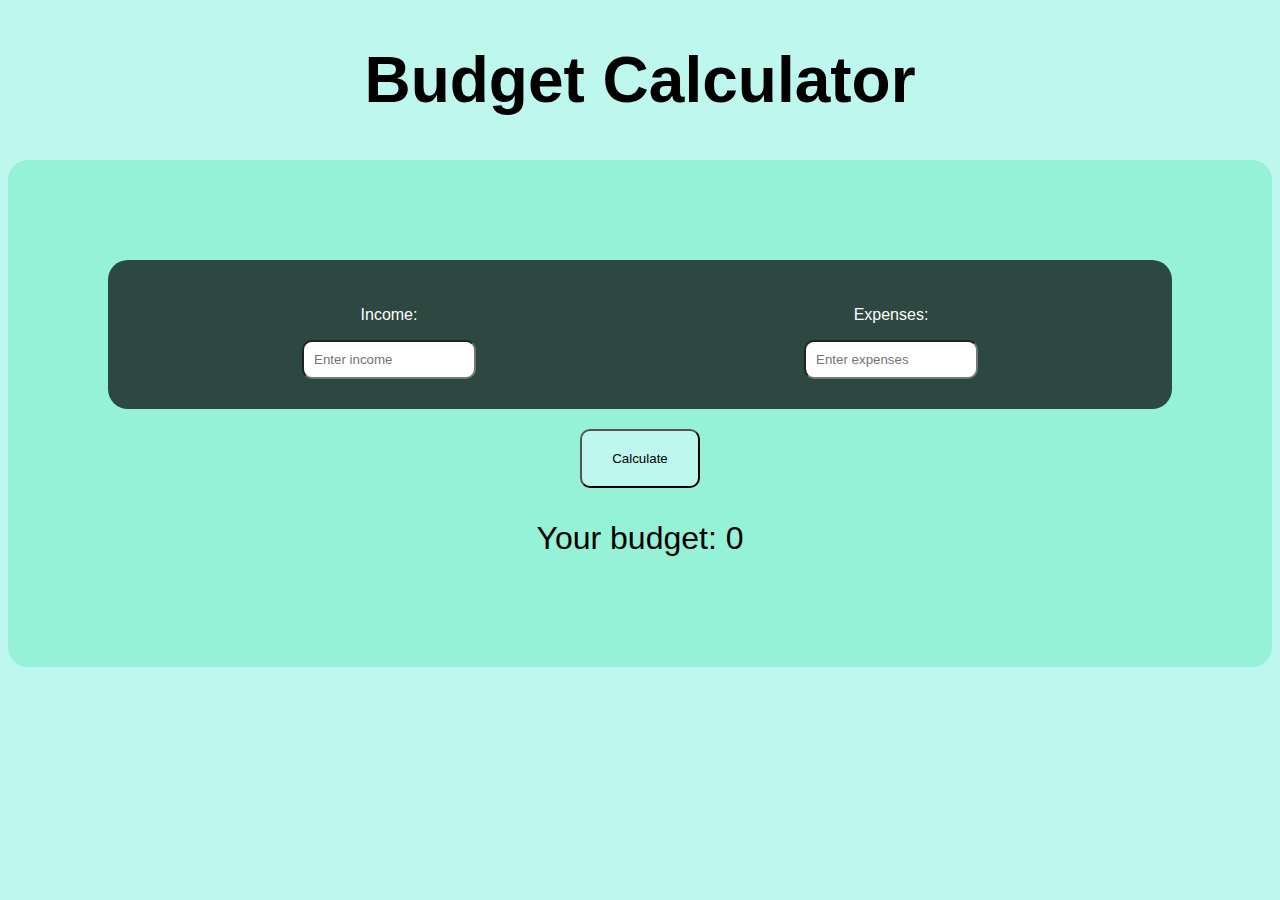
<file: webs/budgetApp/index.html>
<!DOCTYPE html>
<html lang="en">
<head>
	<meta charset="UTF-8">
	<meta http-equiv="X-UA-Compatible" content="IE=edge">
	<meta name="viewport" content="width=device-width, initial-scale=1.0">
	<title>Budget App</title>
	<link rel="stylesheet" href="css/style.css">
</head>
<body>
    <header>
        <h1>Budget Calculator</h1>
    </header>
    <div class="container">  
        <div class="input">
            <div>
                <p>Income:</p>
                <input type="text" id="income" placeholder="Enter income">
            </div>
            <div>
                <p>Expenses:</p>
                <input type="text" id="expenses" placeholder="Enter expenses"> 
            </div> 
        </div>
        <button onclick="calculateBudget()">Calculate</button>
        <p class="budget">Your budget: <span id="result">0</span></p>
    </div>

   <script src="js/main.js"></script>
</body>
</html>
</file>
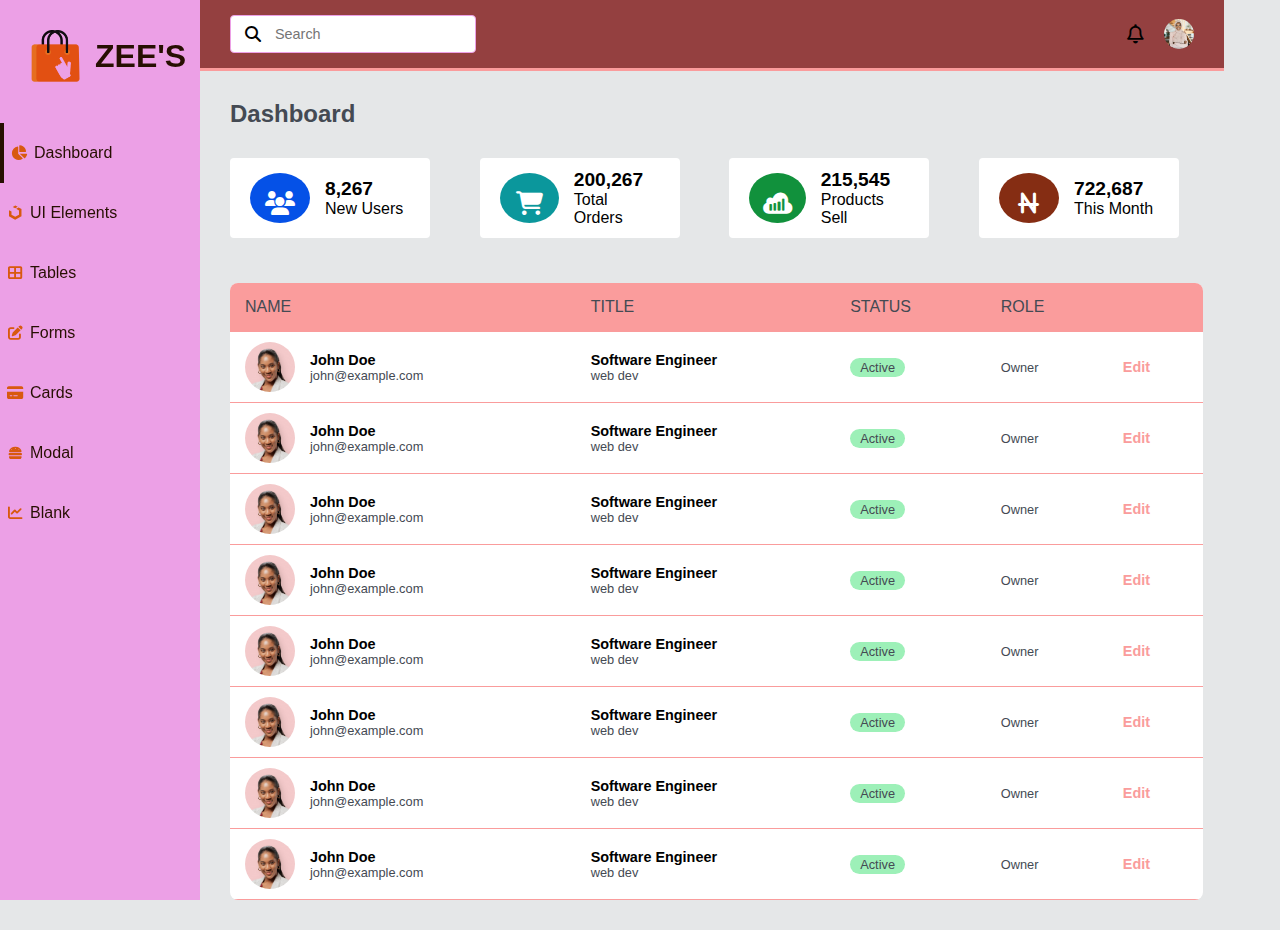
<file: webs/dashboard/index.html>
<!DOCTYPE html>
<html lang="en">
<head>
	<meta charset="UTF-8">
	<meta http-equiv="X-UA-Compatible" content="IE=edge">
	<meta name="viewport" content="width=device-width, initial-scale=1.0">
	<title>Dashboard</title>
	<link rel="stylesheet" href="style.css">
	<link rel="stylesheet" type="text/css" href="css/all.css">
	<link rel="stylesheet" type="text/css" href="css/fontawesome.css">
</head>
<body>

	<section id="menu">
		<div class="logo">
			<img src="images/logo/4.png" alt="">
			<h1>ZEE'S</h1>
		</div>

		<div class="items">
			<li class="active"><i class="fa fa-chart-pie"></i><a href="#">Dashboard</a></li>
			<li><i class="fab fa-uikit"></i><a href="#">UI Elements</a></li>
			<li><i class="fa fa-th-large"></i><a href="#">Tables</a></li>
			<li><i class="fa fa-edit"></i><a href="#">Forms</a></li>
			<li><i class="fa fa-credit-card"></i><a href="#">Cards</a></li>
			<li><i class="fa fa-hamburger"></i><a href="#">Modal</a></li>
			<li><i class="fa fa-chart-line"></i><a href="#">Blank</a></li>
		</div>
	</section>

	<section id="interface">
		<div class="navigation">
			<div class="nav1">
				<div>
					<i id="menu-btn" class="fas fa-bars"></i>
					<i id="close" class="fa fa-times"></i>
				</div>
				<div class="search">
					<i class="fa fa-search"></i>
					<input type="text" placeholder="Search">
				</div>
			</div>

			<div class="profile">
				<i class="fa fa-bell"></i>
				<img src="images/team/3.jpg" alt="">
			</div>
		</div>

		<h3 class="i-name">
			Dashboard
		</h3>

		<div class="values">
			<div class="val-box">
				<i class="fa fa-users"></i>
				<div>
					<h3>8,267</h3>
					<span>New Users</span>
				</div>
			</div>
			<div class="val-box">
				<i class="fa fa-shopping-cart"></i>
				<div>
					<h3>200,267</h3>
					<span>Total Orders</span>
				</div>
			</div>
			<div class="val-box">
				<i class="fab fa-sellsy"></i>
				<div>
					<h3>215,545</h3>
					<span>Products Sell</span>
				</div>
			</div>
			<div class="val-box">
				<i class="fa fa-naira-sign"></i>
				<div>
					<h3>722,687</h3>
					<span>This Month</span>
				</div>
			</div>
		</div>

		<div class="board">
			<table>
				<thead>
					<tr>
						<td>NAME</td>
						<td>TITLE</td>
						<td>STATUS</td>
						<td>ROLE</td>
						<td></td>
					</tr>
				</thead>
				<tbody>
					<tr>
						<td class="people">
							<img src="images/team/1.jpg" alt="">
							<div class="people-des">
								<h5>John Doe</h5>
								<p>john@example.com</p>
							</div>
						</td>
						<td class="people-desg">
							<h5>Software Engineer</h5>
							<p>web dev</p>
						</td>
						<td class="active"><p>Active</p></td>
						<td class="role">
							<p>Owner</p>
						</td>
						<td class="edit"><a href="#">Edit</a></td>
					</tr>
					<tr>
						<td class="people">
							<img src="images/team/1.jpg" alt="">
							<div class="people-des">
								<h5>John Doe</h5>
								<p>john@example.com</p>
							</div>
						</td>
						<td class="people-desg">
							<h5>Software Engineer</h5>
							<p>web dev</p>
						</td>
						<td class="active"><p>Active</p></td>
						<td class="role">
							<p>Owner</p>
						</td>
						<td class="edit"><a href="#">Edit</a></td>
					</tr>
					<tr>
						<td class="people">
							<img src="images/team/1.jpg" alt="">
							<div class="people-des">
								<h5>John Doe</h5>
								<p>john@example.com</p>
							</div>
						</td>
						<td class="people-desg">
							<h5>Software Engineer</h5>
							<p>web dev</p>
						</td>
						<td class="active"><p>Active</p></td>
						<td class="role">
							<p>Owner</p>
						</td>
						<td class="edit"><a href="#">Edit</a></td>
					</tr>
					<tr>
						<td class="people">
							<img src="images/team/1.jpg" alt="">
							<div class="people-des">
								<h5>John Doe</h5>
								<p>john@example.com</p>
							</div>
						</td>
						<td class="people-desg">
							<h5>Software Engineer</h5>
							<p>web dev</p>
						</td>
						<td class="active"><p>Active</p></td>
						<td class="role">
							<p>Owner</p>
						</td>
						<td class="edit"><a href="#">Edit</a></td>
					</tr>
					<tr>
						<td class="people">
							<img src="images/team/1.jpg" alt="">
							<div class="people-des">
								<h5>John Doe</h5>
								<p>john@example.com</p>
							</div>
						</td>
						<td class="people-desg">
							<h5>Software Engineer</h5>
							<p>web dev</p>
						</td>
						<td class="active"><p>Active</p></td>
						<td class="role">
							<p>Owner</p>
						</td>
						<td class="edit"><a href="#">Edit</a></td>
					</tr>
					<tr>
						<td class="people">
							<img src="images/team/1.jpg" alt="">
							<div class="people-des">
								<h5>John Doe</h5>
								<p>john@example.com</p>
							</div>
						</td>
						<td class="people-desg">
							<h5>Software Engineer</h5>
							<p>web dev</p>
						</td>
						<td class="active"><p>Active</p></td>
						<td class="role">
							<p>Owner</p>
						</td>
						<td class="edit"><a href="#">Edit</a></td>
					</tr>
					<tr>
						<td class="people">
							<img src="images/team/1.jpg" alt="">
							<div class="people-des">
								<h5>John Doe</h5>
								<p>john@example.com</p>
							</div>
						</td>
						<td class="people-desg">
							<h5>Software Engineer</h5>
							<p>web dev</p>
						</td>
						<td class="active"><p>Active</p></td>
						<td class="role">
							<p>Owner</p>
						</td>
						<td class="edit"><a href="#">Edit</a></td>
					</tr>
					<tr>
						<td class="people">
							<img src="images/team/1.jpg" alt="">
							<div class="people-des">
								<h5>John Doe</h5>
								<p>john@example.com</p>
							</div>
						</td>
						<td class="people-desg">
							<h5>Software Engineer</h5>
							<p>web dev</p>
						</td>
						<td class="active"><p>Active</p></td>
						<td class="role">
							<p>Owner</p>
						</td>
						<td class="edit"><a href="#">Edit</a></td>
					</tr>
				</tbody>
			</table>
		</div>
	</section>


	<script>
		const bar = document.getElementById('menu-btn')
const nav = document.getElementById('menu')
const close = document.getElementById('close')

if (bar) {
    bar.addEventListener('click', function(){
        nav.classList.add('active')
    });
} 

if (close) {
    close.addEventListener('click', function(){
        nav.classList.remove('active')
    });
} 

if (bar) {
    bar.addEventListener('click', function(){
        close.classList.add('active')
    });
} 

if (bar) {
    bar.addEventListener('click', function(){
        bar.classList.add('inactive')
    });
} 

if (close) {
    close.addEventListener('click', function(){
        bar.classList.remove('inactive')
    });
} 

if (close) {
    close.addEventListener('click', function(){
        close.classList.remove('active')
    });
} 
	</script>
</body>
</html>
</file>
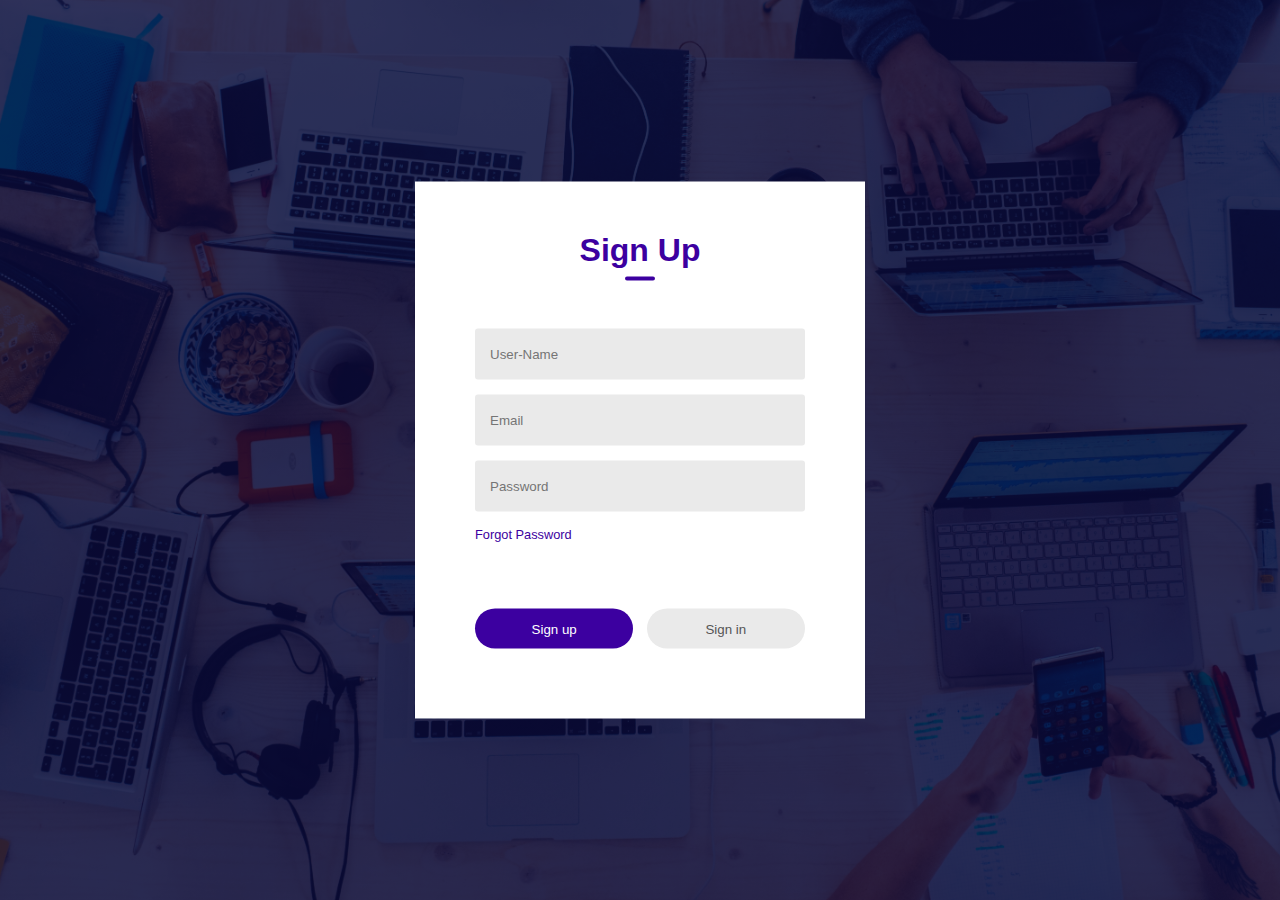
<file: webs/sign-up/index.html>
<!DOCTYPE html>
<html>
<head>
	<meta charset="utf-8">
	<meta name="viewport" content="width=device-width, initial-scale=1.0">
	<title>Sign-In/Sign-Up Form</title>
	<link rel="stylesheet" href="./style.css">
</head>
<body>

	<div class="container">
		<div class="form-box">
			<h1 id="title">Sign Up</h1>

			<form>

				<div class="input-group">

					<div id="nameField" class="input-field">
						<input type="text" placeholder="User-Name">
					</div>
					<div class="input-field">
						<input type="email" placeholder="Email">
					</div>
					<div class="input-field">
						<input type="password" placeholder="Password">
					</div>

					<p><a href="#">Forgot Password</a></p>
					
				</div>

				<div class="btn-field">
					<button id="signupBtn" type="button">Sign up</button>
					<button id="signinBtn" class="disable" type="button">Sign in</button>
				</div>

			</form>
		</div>
	</div>


	<script src="./function.js"></script>
</body>
</html>
</file>
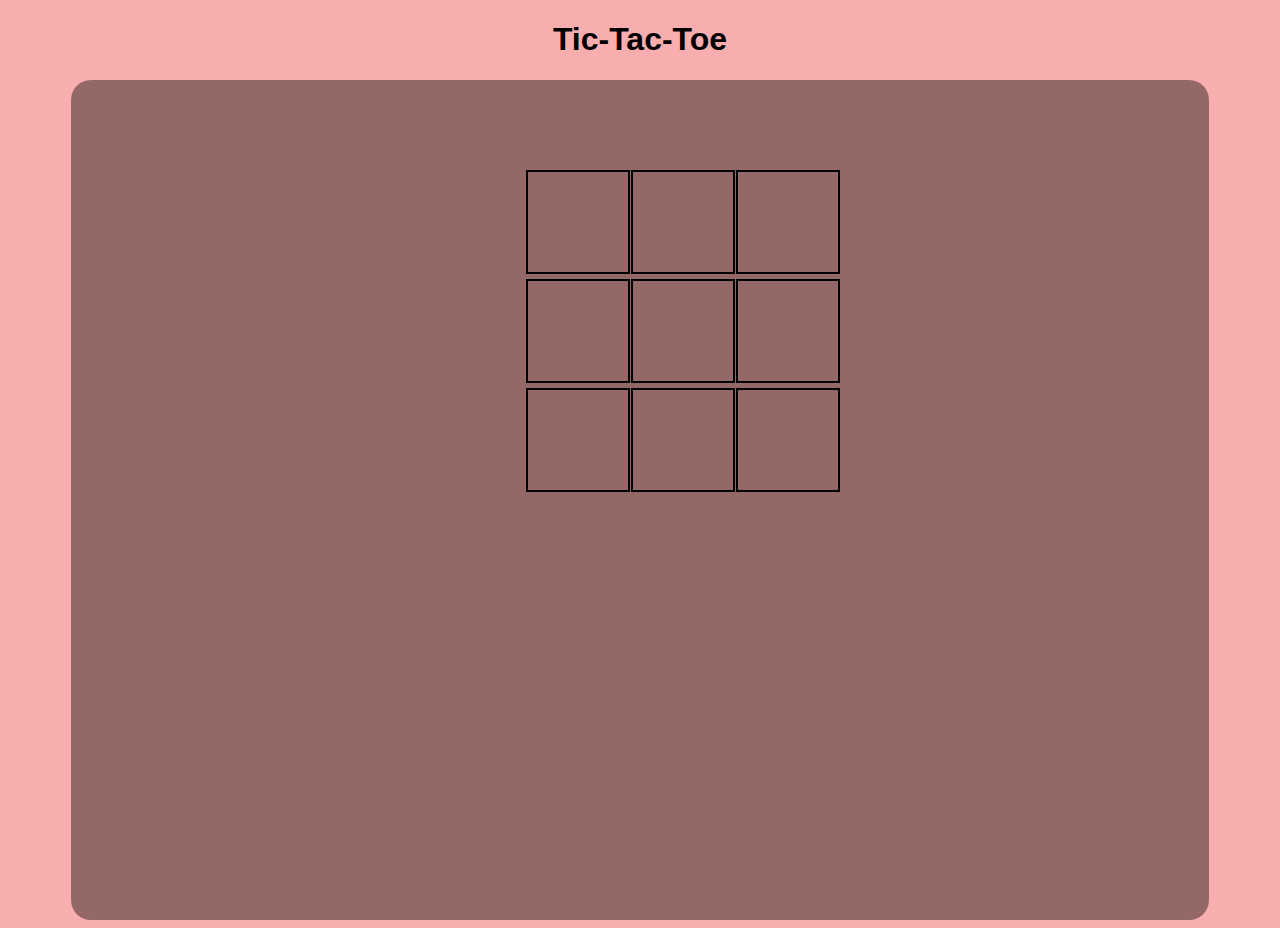
<file: webs/tic-tac-toe/index.html>
<!DOCTYPE html>
<html>
<head>
    <title>Tic-Tac-Toe</title>
    <link rel="stylesheet" href="style.css">
</head>
<body>

    <h1>Tic-Tac-Toe</h1>
    <div class="container">
        <div class="board" id="board">
            <div class="cell" data-cell></div>
            <div class="cell" data-cell></div>
            <div class="cell" data-cell></div>
            <div class="cell" data-cell></div>
            <div class="cell" data-cell></div>
            <div class="cell" data-cell></div>
            <div class="cell" data-cell></div>
            <div class="cell" data-cell></div>
            <div class="cell" data-cell></div>
        </div>
        <div id="result" style="margin-top: 20px;"></div>
    </div>

    <script src="main.js"></script>
</body>
</html>
</file>
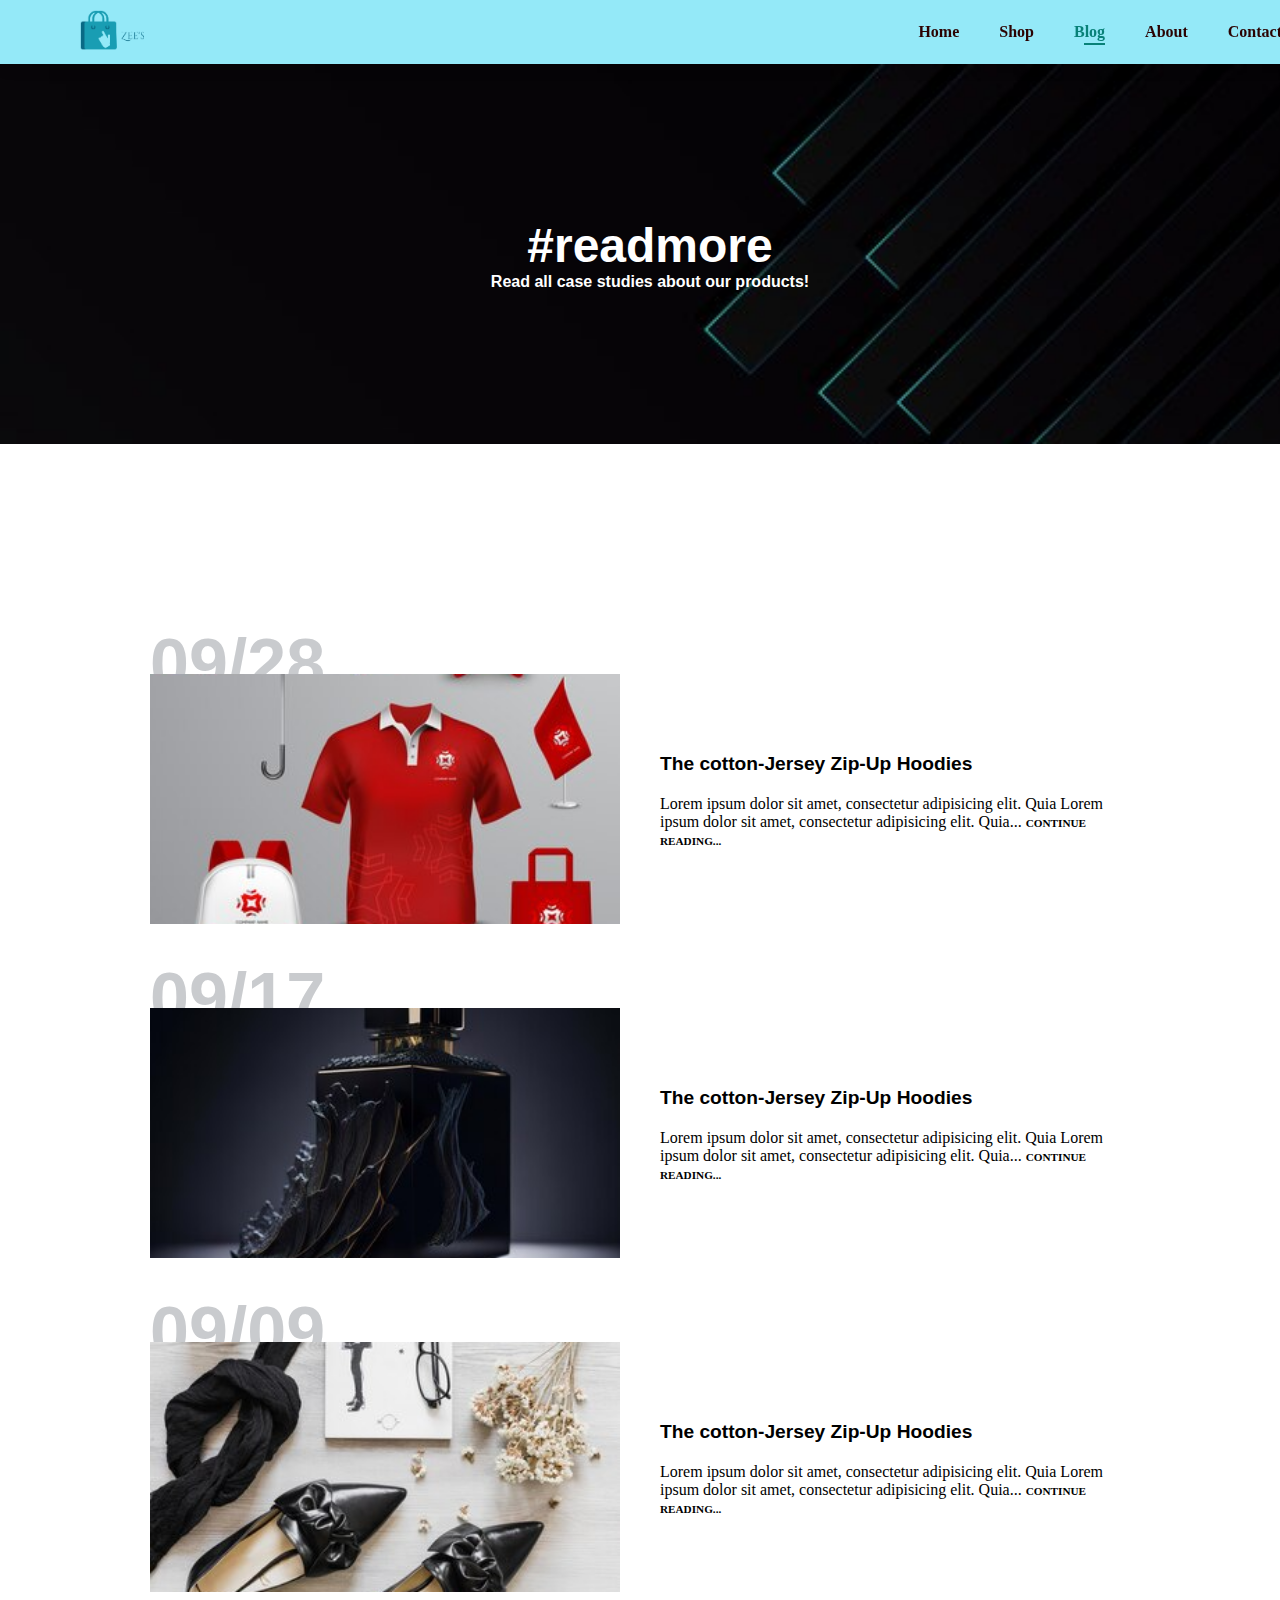
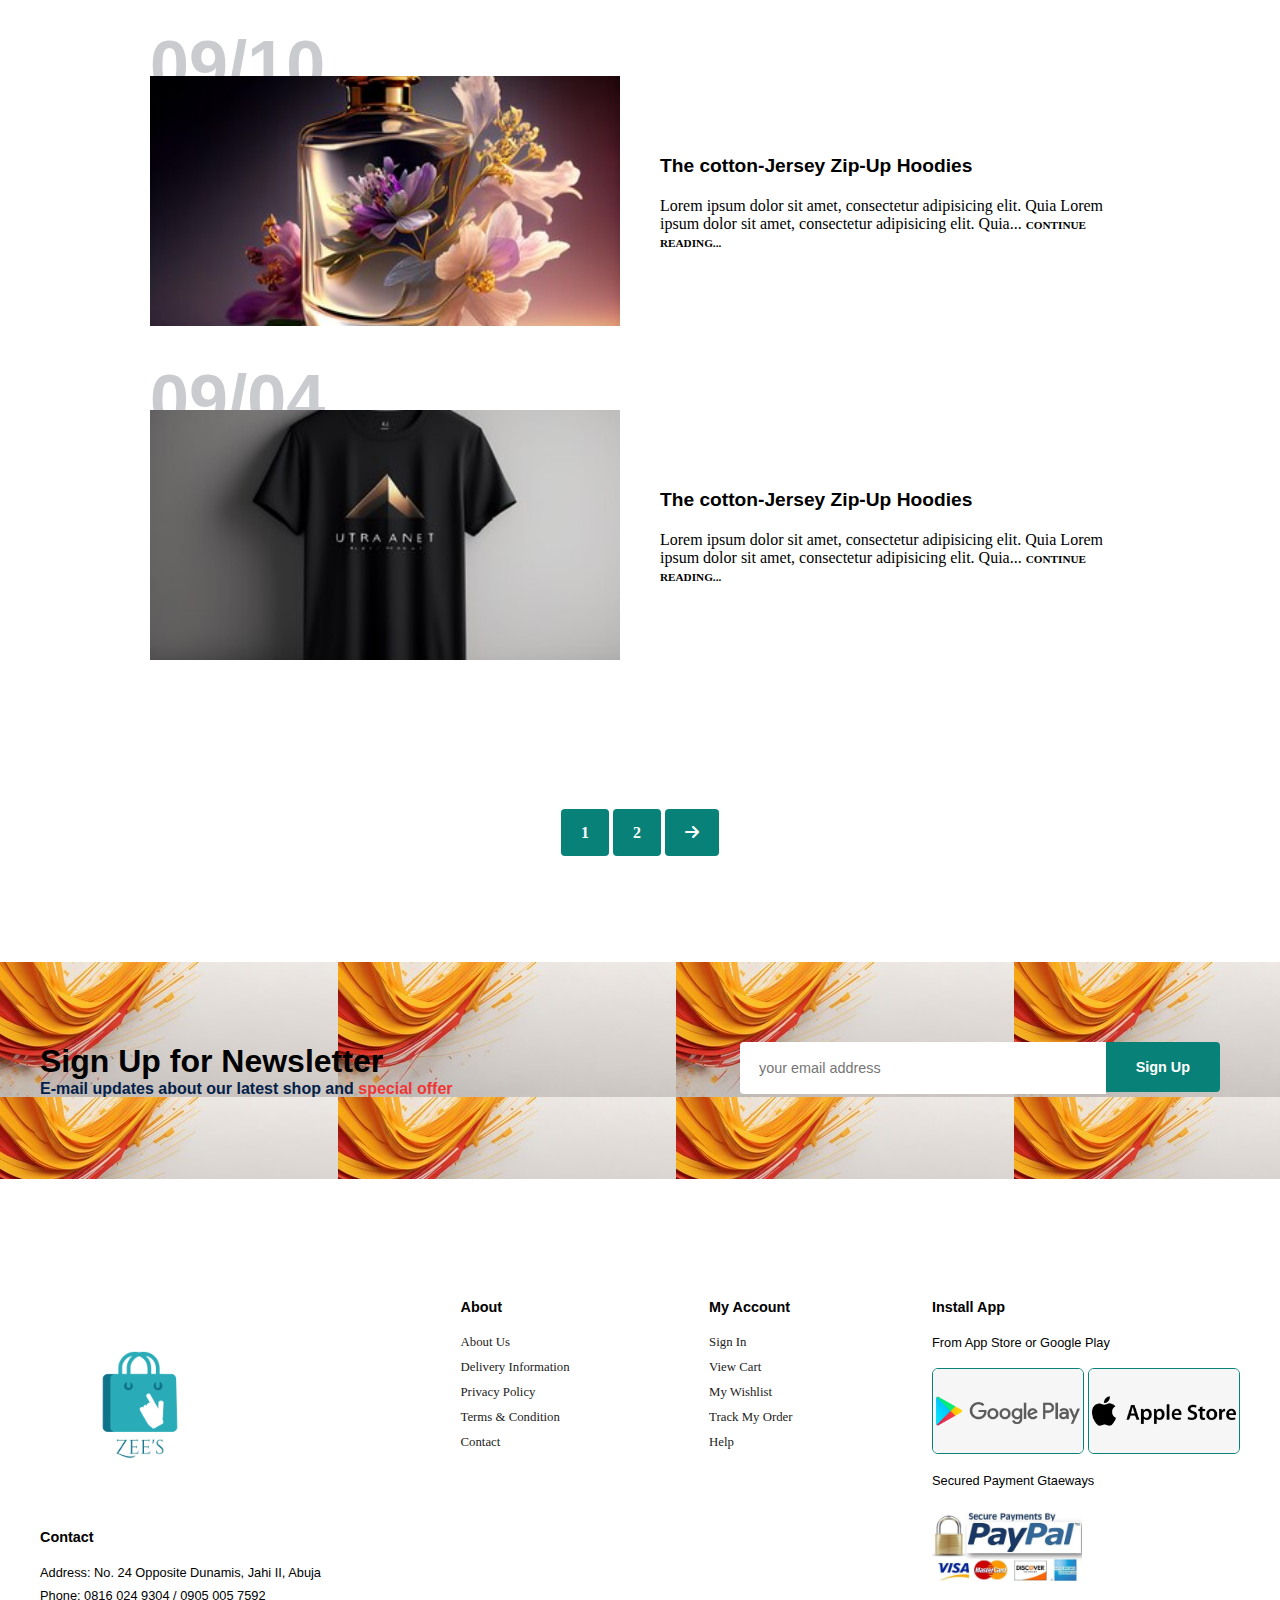
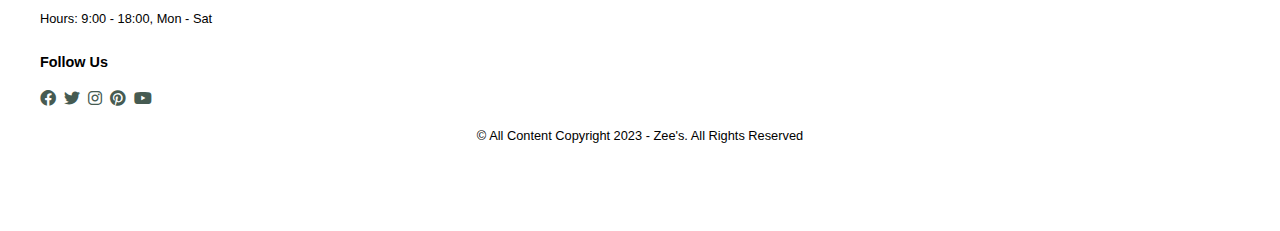
<file: webs/shopping/blog.html>
<!DOCTYPE html>
<html lang="en">
<head>
	<meta charset="utf-8">
	<meta http-equiv="x-ua-compatible" content="IE=edge">
	<meta name="viewport" content="width=device-width, initial-scale=1.0">
	<title>shopping website</title>
	<link rel="stylesheet" type="text/css" href="style.css">
	<link rel="stylesheet" type="text/css" href="css/all.css">
	<link rel="stylesheet" type="text/css" href="css/fontawesome.css">
	
</head>
<body>
	<section id="header">
		<a href="#"><img src="images/logo/1.png"></a>
		<div>
			<ul id="navbar">
				<li><a href="index.html">Home</a></li>
				<li><a href="shop.html">Shop</a></li>
				<li><a class="active" href="blog.html">Blog</a></li>
				<li><a href="about.html">About</a></li>
				<li><a href="Contact.html ">Contact</a></li>
				<li ><a href="cart.html"><i class="fa fa-shopping-basket" style="color:black;"></i></a>
				</li>
				
			</ul>
		</div>
		<div id="mobile">
			<a href="#" id="close"><i class="fas fa-times"></i></a>
			<i id="bar" class="fas fa-outdent"></i>
		</div>
	</section>

	<section id="page-header" class="blog-header">
		<h2>#readmore</h2>
		<p>Read all case studies about our products!</p>
	</section>

    <section id="blog">
        <div class="blog-box">
            <div class="blog-img">
                <img src="images/product/28.jpg" alt="">
            </div>
            <div class="blog-details">
                <h4>The cotton-Jersey Zip-Up Hoodies</h4>
                <span>Lorem ipsum dolor sit amet, consectetur adipisicing elit. Quia Lorem ipsum dolor sit amet, consectetur adipisicing elit. Quia...</span>
                <a href="#">CONTINUE READING...</a>
            </div>
            <h1>09/28</h1>
        </div>
        <div class="blog-box">
            <div class="blog-img">
                <img src="images/product/17.jpg" alt="">
            </div>
            <div class="blog-details">
                <h4>The cotton-Jersey Zip-Up Hoodies</h4>
                <span>Lorem ipsum dolor sit amet, consectetur adipisicing elit. Quia Lorem ipsum dolor sit amet, consectetur adipisicing elit. Quia...</span>
                <a href="#">CONTINUE READING...</a>
            </div>
            <h1>09/17</h1>
        </div>
        <div class="blog-box">
            <div class="blog-img">
                <img src="images/product/9.jpg" alt="">
            </div>
            <div class="blog-details">
                <h4>The cotton-Jersey Zip-Up Hoodies</h4>
                <span>Lorem ipsum dolor sit amet, consectetur adipisicing elit. Quia Lorem ipsum dolor sit amet, consectetur adipisicing elit. Quia...</span>
                <a href="#">CONTINUE READING...</a>
            </div>
            <h1>09/09</h1>
        </div>
        <div class="blog-box">
            <div class="blog-img">
                <img src="images/product/10.jpg" alt="">
            </div>
            <div class="blog-details">
                <h4>The cotton-Jersey Zip-Up Hoodies</h4>
                <span>Lorem ipsum dolor sit amet, consectetur adipisicing elit. Quia Lorem ipsum dolor sit amet, consectetur adipisicing elit. Quia...</span>
                <a href="#">CONTINUE READING...</a>
            </div>
            <h1>09/10</h1>
        </div>
        <div class="blog-box">
            <div class="blog-img">
                <img src="images/product/4.jpg" alt="">
            </div>
            <div class="blog-details">
                <h4>The cotton-Jersey Zip-Up Hoodies</h4>
                <span>Lorem ipsum dolor sit amet, consectetur adipisicing elit. Quia Lorem ipsum dolor sit amet, consectetur adipisicing elit. Quia...</span>
                <a href="#">CONTINUE READING...</a>
            </div>
            <h1>09/04</h1>
        </div>
    </section>

	<section id="pagination" class="section-pad">
		<a href="#">1</a>
		<a href="#">2</a>
		<a href="#"><i class="fas fa-arrow-right"></i></a>
	</section>

	<section id="newsletter" class="section-pad section-marg">
		<div class="newstext">
			<h3>Sign Up for Newsletter</h3>
			<p>E-mail updates about our latest shop and <span>special offer</span></p>
		</div>

		<div class="form">
			<input type="email" placeholder="your email address">
			<button>Sign Up</button>
		</div>
	</section>

	<footer class="section-pad">
		<div class="col">
			<img src="images/logo/2.png" class="logo">
			<h3>Contact</h3>
			<p><strong>Address:</strong> No. 24 Opposite Dunamis, Jahi II, Abuja</Address></p>
			<p><strong>Phone:</strong> 0816 024 9304 / 0905 005 7592</Address></p>
			<p><strong>Hours:</strong> 9:00 - 18:00, Mon - Sat</Address></p>
			<div class="follow">
				<h3>Follow Us</h3>
				<div class="icon">
					<i class="fab fa-facebook"></i>
					<i class="fab fa-twitter"></i>
					<i class="fab fa-instagram"></i>
					<i class="fab fa-pinterest"></i>
					<i class="fab fa-youtube"></i>
				</div>
			</div>
		</div>
	
		<div class="col">
			<h3>About</h3>
			<a href="#">About Us</a>
			<a href="#">Delivery Information</a>
			<a href="#">Privacy Policy</a>
			<a href="#">Terms & Condition</a>
			<a href="#">Contact</a>
		</div>
	
		<div class="col">
			<h3>My Account</h3>
			<a href="#">Sign In</a>
			<a href="#">View Cart</a>
			<a href="#">My Wishlist</a>
			<a href="#">Track My Order</a>
			<a href="#">Help</a>
		</div>
	
		<div class="col install">
			<h3>Install App</h3>
			<p>From App Store or Google Play</p>
			<div class="row">
				<img src="images/app/google.png" alt="">
				<img src="images/app/apple.png" alt="">
				<p>Secured Payment Gtaeways</p>
			</div>
			<img src="images/app/pay.jpeg" alt="">
		</div>
	
		<div class="copyright">
			<p>&copy; All Content Copyright 2023 - Zee's. All Rights Reserved
			</p>
		</div>
	</footer>


	<script src="ctrl.js"></script>
</body>
</html>
</file>
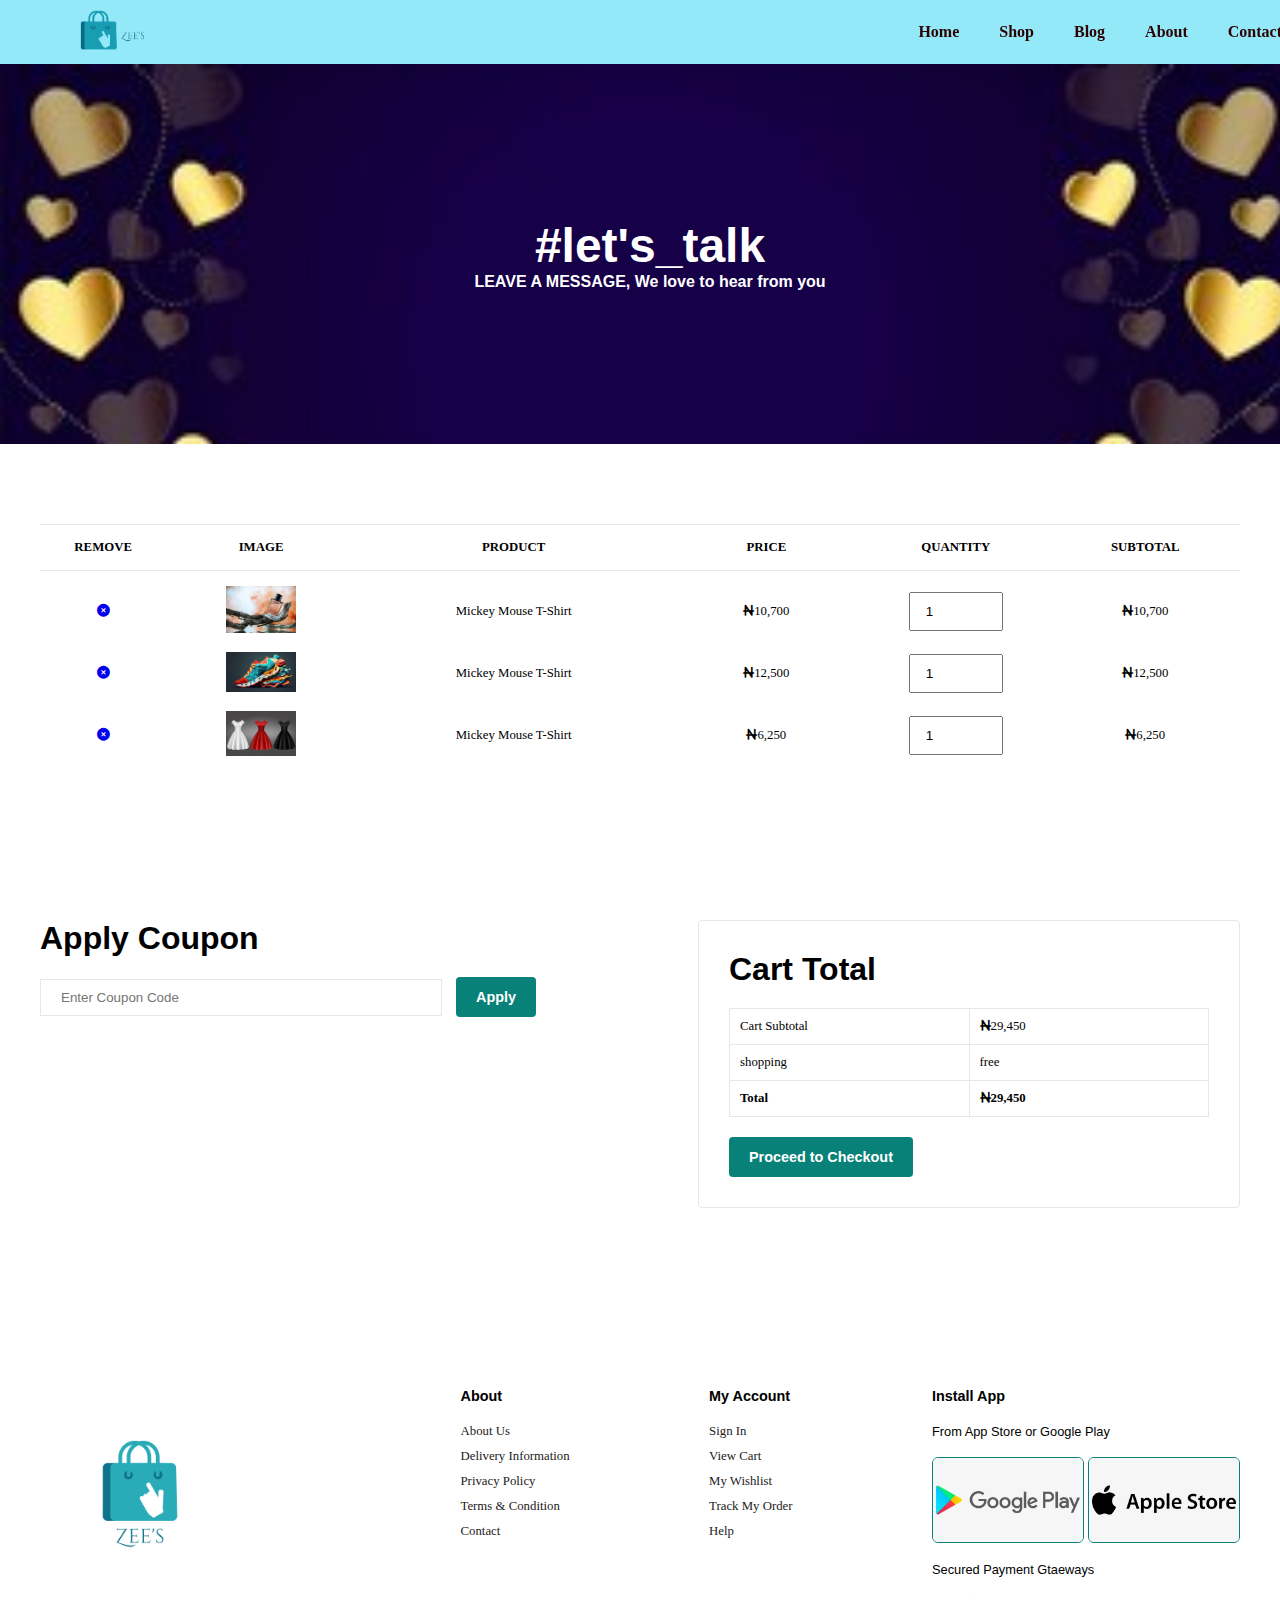
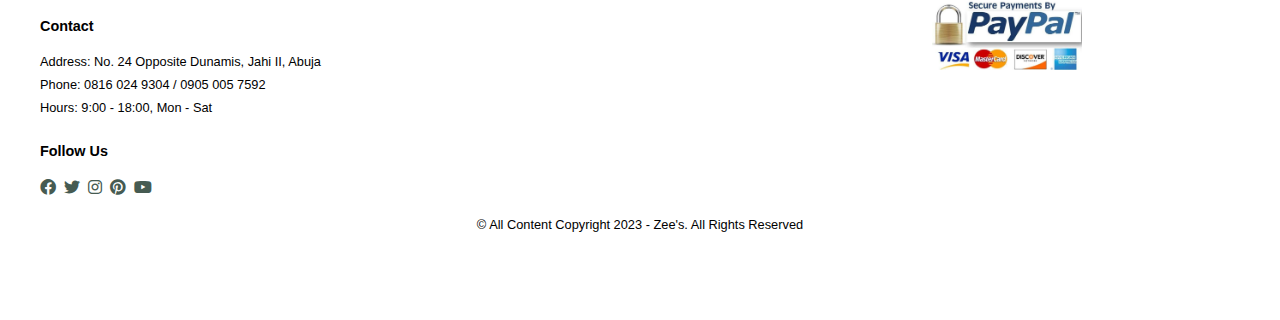
<file: webs/shopping/cart.html>
<!DOCTYPE html>
<html lang="en">
<head>
	<meta charset="utf-8">
	<meta http-equiv="x-ua-compatible" content="IE=edge">
	<meta name="viewport" content="width=device-width, initial-scale=1.0">
	<title>shopping website</title>
	<link rel="stylesheet" type="text/css" href="style.css">
	<link rel="stylesheet" type="text/css" href="css/all.css">
	<link rel="stylesheet" type="text/css" href="css/fontawesome.css">
	
</head>
<body>
	<section id="header">
		<a href="#"><img src="images/logo/1.png"></a>
		<div>
			<ul id="navbar">
				<li><a href="index.html">Home</a></li>
				<li><a href="shop.html">Shop</a></li>
				<li><a href="blog.html">Blog</a></li>
				<li><a href="about.html">About</a></li>
				<li><a href="Contact.html ">Contact</a></li>
				<li ><a class="active" href="cart.html"><i class="fa fa-shopping-basket" style="color:black;"></i></a>
				</li>
				
			</ul>
		</div>
		<div id="mobile">
			<a href="#" id="close"><i class="fas fa-times"></i></a>
			<i id="bar" class="fas fa-outdent"></i>
		</div>
	</section>

	<section id="page-header" class="about-header">
		<h2>#let's_talk</h2>
		<p>LEAVE A MESSAGE, We love to hear from you</p>
	</section>

    <section id="cart" class="section-pad">
        <table widht="100%">
            <thead>
                <tr>
                    <td>Remove</td>
                    <td>Image</td>
                    <td>Product</td>
                    <td>Price</td>
                    <td>Quantity</td>
                    <td>Subtotal</td>
                </tr>
            </thead>
            <tbody>
                <tr>
                    <td><a href="#"><i class="fa fa-times-circle"></i></a></i></td>
                    <td><img src="images/product/12.jpg" alt=""></td>
                    <td>Mickey Mouse T-Shirt</td>
                    <td><i class="fa fa-naira-sign"></i>10,700</td>
                    <td><input type="number" value="1"></td>
                    <td><i class="fa fa-naira-sign"></i>10,700</td>
                </tr>
                <tr>
                    <td><a href="#"><i class="fa fa-times-circle"></i></a></i></td>
                    <td><img src="images/product/34.jpg" alt=""></td>
                    <td>Mickey Mouse T-Shirt</td>
                    <td><i class="fa fa-naira-sign"></i>12,500</td>
                    <td><input type="number" value="1"></td>
                    <td><i class="fa fa-naira-sign"></i>12,500</td>
                </tr>
                <tr>
                    <td><a href="#"><i class="fa fa-times-circle"></i></a></i></td>
                    <td><img src="images/product/38.jpg" alt=""></td>
                    <td>Mickey Mouse T-Shirt</td>
                    <td><i class="fa fa-naira-sign"></i>6,250</td>
                    <td><input type="number" value="1"></td>
                    <td><i class="fa fa-naira-sign"></i>6,250</td>
                </tr>
            </tbody>
        </table>
    </section>

    <section id="cartAdd" class="section-pad">
        <div id="coupon">
			<h3>Apply Coupon</h3>
			<div>
				<input type="text" placeholder="Enter Coupon Code">
				<button>Apply</button>
			</div>
		</div>
		<div id="Subtotal">
			<h3>Cart Total</h3>
			<table>
				<tr>
					<td>Cart Subtotal</td>
					<td><i class="fa fa-naira-sign"></i>29,450</td>
				</tr>
				<tr>
					<td>shopping</td>
					<td>free</td>
				</tr>
				<tr>
					<td><strong>Total</strong></td>
					<td><strong><i class="fa fa-naira-sign"></i>29,450</strong></td>
				</tr>
			</table>
			<button>Proceed to Checkout</button>
		</div>
    </section>

	<footer class="section-pad">
		<div class="col">
			<img src="images/logo/2.png" class="logo">
			<h3>Contact</h3>
			<p><strong>Address:</strong> No. 24 Opposite Dunamis, Jahi II, Abuja</Address></p>
			<p><strong>Phone:</strong> 0816 024 9304 / 0905 005 7592</Address></p>
			<p><strong>Hours:</strong> 9:00 - 18:00, Mon - Sat</Address></p>
			<div class="follow">
				<h3>Follow Us</h3>
				<div class="icon">
					<i class="fab fa-facebook"></i>
					<i class="fab fa-twitter"></i>
					<i class="fab fa-instagram"></i>
					<i class="fab fa-pinterest"></i>
					<i class="fab fa-youtube"></i>
				</div>
			</div>
		</div>
	
		<div class="col">
			<h3>About</h3>
			<a href="#">About Us</a>
			<a href="#">Delivery Information</a>
			<a href="#">Privacy Policy</a>
			<a href="#">Terms & Condition</a>
			<a href="#">Contact</a>
		</div>
	
		<div class="col">
			<h3>My Account</h3>
			<a href="#">Sign In</a>
			<a href="#">View Cart</a>
			<a href="#">My Wishlist</a>
			<a href="#">Track My Order</a>
			<a href="#">Help</a>
		</div>
	
		<div class="col install">
			<h3>Install App</h3>
			<p>From App Store or Google Play</p>
			<div class="row">
				<img src="images/app/google.png" alt="">
				<img src="images/app/apple.png" alt="">
				<p>Secured Payment Gtaeways</p>
			</div>
			<img src="images/app/pay.jpeg" alt="">
		</div>
	
		<div class="copyright">
			<p>&copy; All Content Copyright 2023 - Zee's. All Rights Reserved
			</p>
		</div>
	</footer>


	<script src="ctrl.js"></script>
</body>
</html>
</file>
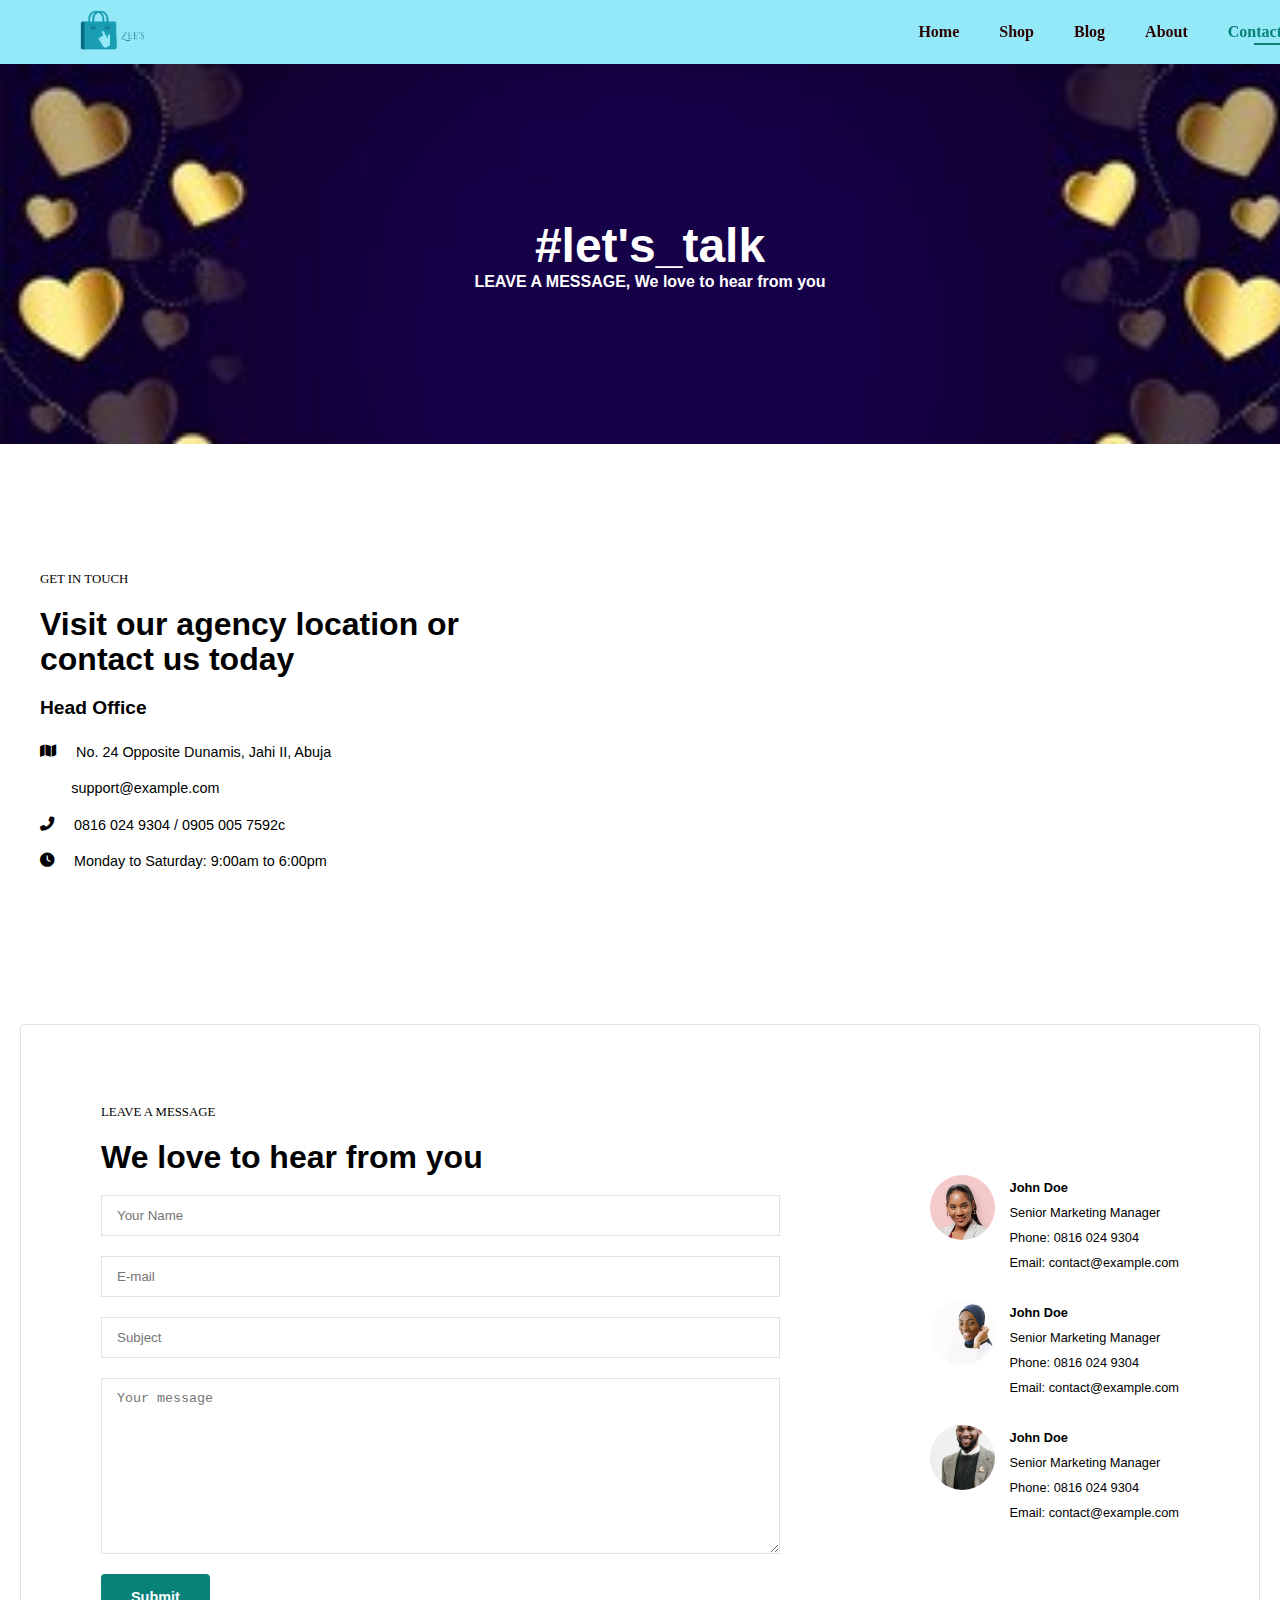
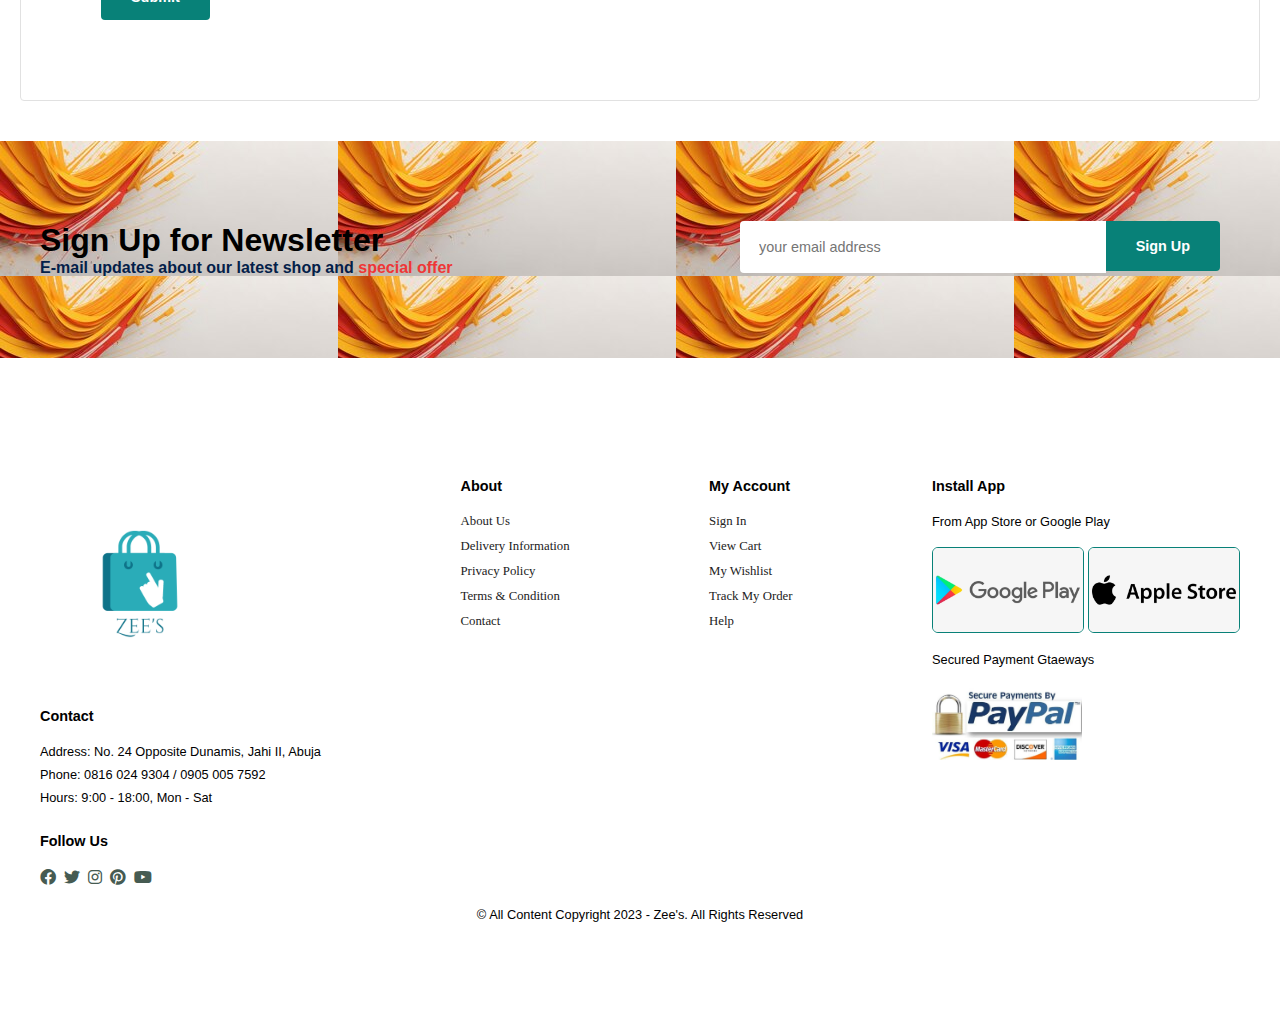
<file: webs/shopping/contact.html>
<!DOCTYPE html>
<html lang="en">
<head>
	<meta charset="utf-8">
	<meta http-equiv="x-ua-compatible" content="IE=edge">
	<meta name="viewport" content="width=device-width, initial-scale=1.0">
	<title>shopping website</title>
	<link rel="stylesheet" type="text/css" href="style.css">
	<link rel="stylesheet" type="text/css" href="css/all.css">
	<link rel="stylesheet" type="text/css" href="css/fontawesome.css">
	
</head>
<body>
	<section id="header">
		<a href="#"><img src="images/logo/1.png"></a>
		<div>
			<ul id="navbar">
				<li><a href="index.html">Home</a></li>
				<li><a href="shop.html">Shop</a></li>
				<li><a href="blog.html">Blog</a></li>
				<li><a href="about.html">About</a></li>
				<li><a class="active" href="Contact.html ">Contact</a></li>
				<li ><a href="cart.html"><i class="fa fa-shopping-basket" style="color:black;"></i></a>
				</li>
				
			</ul>
		</div>
		<div id="mobile">
			<a href="#" id="close"><i class="fas fa-times"></i></a>
			<i id="bar" class="fas fa-outdent"></i>
		</div>
	</section>

	<section id="page-header" class="about-header">
		<h2>#let's_talk</h2>
		<p>LEAVE A MESSAGE, We love to hear from you</p>
	</section>

    <section id="contact-details" class="section-pad">
        <div class="details">
            <span>GET IN TOUCH</span>
            <h3>Visit our agency location or contact us today</h3>
            <h4>Head Office</h4>

            <div>
                <li>
                    <i class="fas fa-map"></i>
                    <p>No. 24 Opposite Dunamis, Jahi II, Abuja</p>
                </li>
                <li>
                    <i class="fal fa-map"></i>
                    <p>support@example.com</p>
                </li>
                <li>
                    <i class="fa fa-phone-alt"></i>
                    <p>0816 024 9304 / 0905 005 7592c</p>
                </li>
                <li>
                    <i class="fa fa-clock"></i>
                    <p>Monday to Saturday: 9:00am to 6:00pm</p>                </li>
            </div>
        </div>
        <div class="map">
            <iframe src="https://www.google.com/maps/embed?pb=!1m18!1m12!1m3!1d15758.136955796095!2d7.436722692185831!3d9.10612294334336!2m3!1f0!2f0!3f0!3m2!1i1024!2i768!4f13.1!3m3!1m2!1s0x104e0aaf0fe7d095%3A0x8765efbb2c6e5047!2s900108%2C%20Jahi%2C%20Federal%20Capital%20Territory!5e0!3m2!1sen!2sng!4v1696316589226!5m2!1sen!2sng" width="600" height="450" style="border:0;" allowfullscreen="" loading="lazy" referrerpolicy="no-referrer-when-downgrade"></iframe>
        </div>
    </section>

    <section id="contact-form">
        <form action="">
            <span>LEAVE A MESSAGE</span>
            <h3>We love to hear from you</h3>
            <input type="text" placeholder="Your Name">
            <input type="email" placeholder="E-mail">
            <input type="text" placeholder="Subject">
            <textarea id="" cols="30" rows="10" placeholder="Your message"></textarea>
            <button>Submit</button>
        </form>

        <div class="team">
            <div>
                <img src="images/team/1.jpg" alt="">
                <p><span>John Doe</span>Senior Marketing Manager <br>Phone: 0816 024 9304 <br>Email: contact@example.com</p>
            </div>
            <div>
                <img src="images/team/2.jpg" alt="">
                <p><span>John Doe</span>Senior Marketing Manager <br>Phone: 0816 024 9304 <br>Email: contact@example.com</p>
            </div>
            <div>
                <img src="images/team/4.jpg" alt="">
                <p><span>John Doe</span>Senior Marketing Manager <br>Phone: 0816 024 9304 <br>Email: contact@example.com</p>
            </div>
        </div>
    </section>

<section id="newsletter" class="section-pad section-marg">
    <div class="newstext">
        <h3>Sign Up for Newsletter</h3>
        <p>E-mail updates about our latest shop and <span>special offer</span></p>
    </div>

    <div class="form">
        <input type="email" placeholder="your email address">
        <button>Sign Up</button>
    </div>
</section>


<footer class="section-pad">
	<div class="col">
		<img src="images/logo/2.png" class="logo">
		<h3>Contact</h3>
		<p><strong>Address:</strong> No. 24 Opposite Dunamis, Jahi II, Abuja</Address></p>
		<p><strong>Phone:</strong> 0816 024 9304 / 0905 005 7592</Address></p>
		<p><strong>Hours:</strong> 9:00 - 18:00, Mon - Sat</Address></p>
		<div class="follow">
			<h3>Follow Us</h3>
			<div class="icon">
				<i class="fab fa-facebook"></i>
				<i class="fab fa-twitter"></i>
				<i class="fab fa-instagram"></i>
				<i class="fab fa-pinterest"></i>
				<i class="fab fa-youtube"></i>
			</div>
		</div>
	</div>

	<div class="col">
		<h3>About</h3>
		<a href="#">About Us</a>
		<a href="#">Delivery Information</a>
		<a href="#">Privacy Policy</a>
		<a href="#">Terms & Condition</a>
		<a href="#">Contact</a>
	</div>

	<div class="col">
		<h3>My Account</h3>
		<a href="#">Sign In</a>
		<a href="#">View Cart</a>
		<a href="#">My Wishlist</a>
		<a href="#">Track My Order</a>
		<a href="#">Help</a>
	</div>

	<div class="col install">
		<h3>Install App</h3>
		<p>From App Store or Google Play</p>
		<div class="row">
			<img src="images/app/google.png" alt="">
			<img src="images/app/apple.png" alt="">
			<p>Secured Payment Gtaeways</p>
		</div>
		<img src="images/app/pay.jpeg" alt="">
	</div>

	<div class="copyright">
		<p>&copy; All Content Copyright 2023 - Zee's. All Rights Reserved
		</p>
	</div>
</footer>


	<script src="ctrl.js"></script>
</body>
</html>
</file>
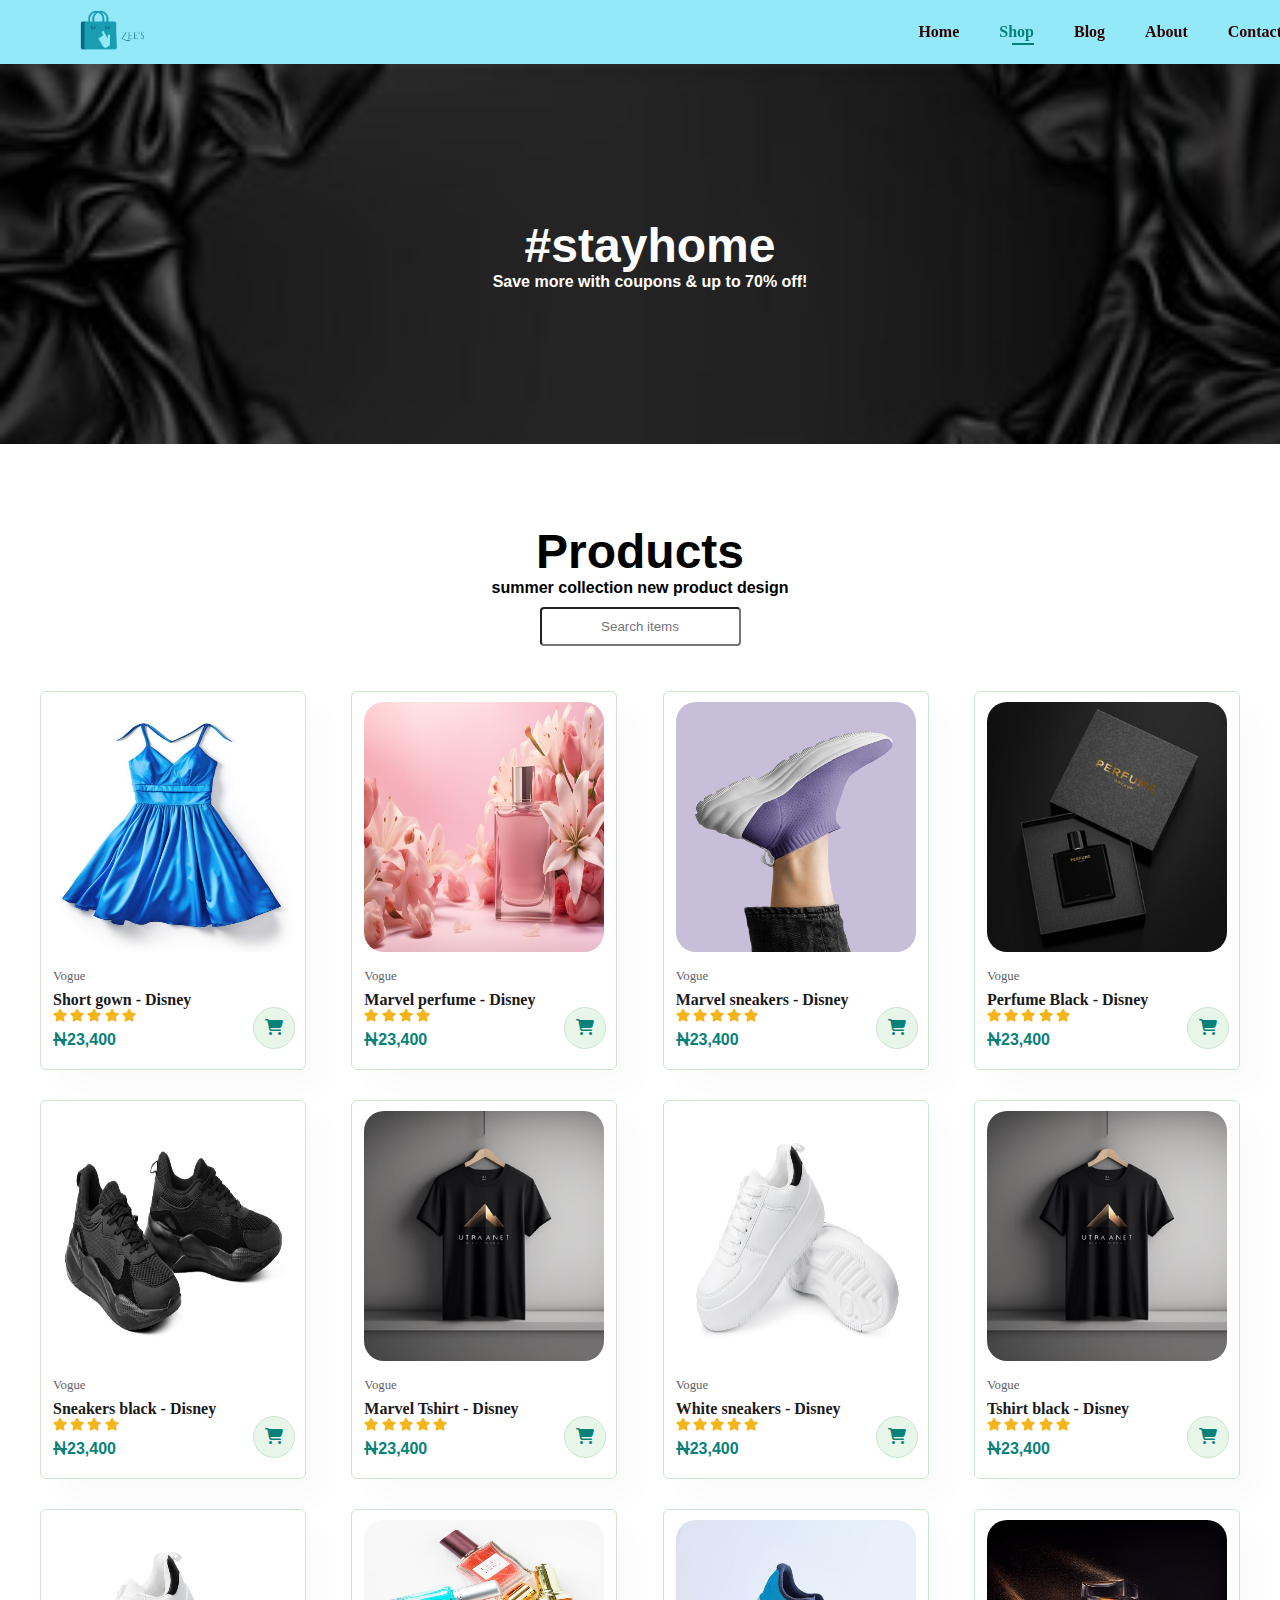
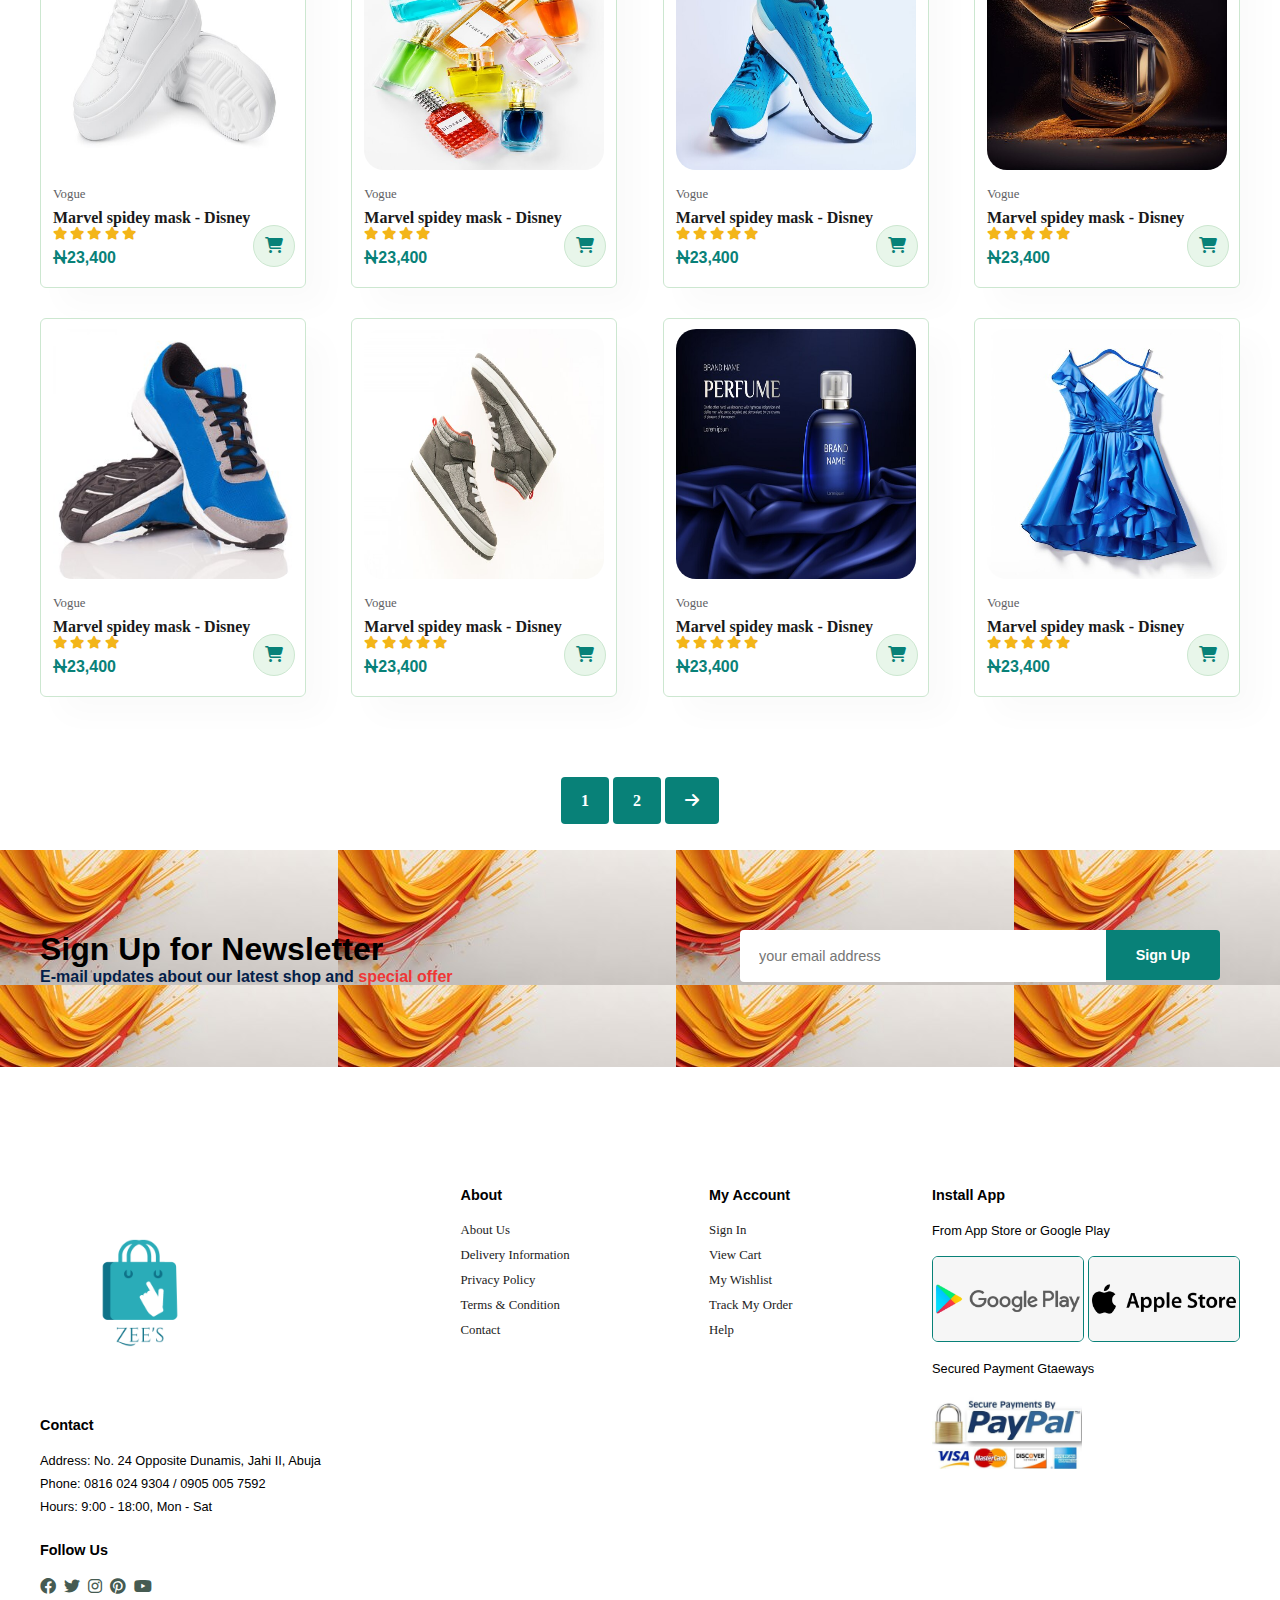
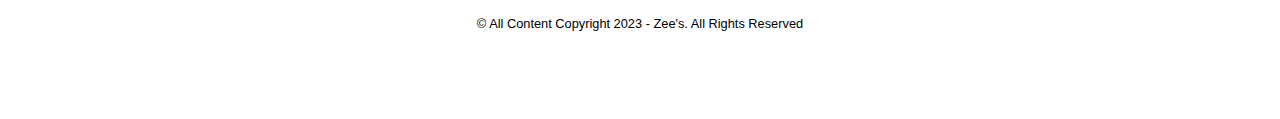
<file: webs/shopping/shop.html>
<!DOCTYPE html>
<html lang="en">
<head>
	<meta charset="utf-8">
	<meta http-equiv="x-ua-compatible" content="IE=edge">
	<meta name="viewport" content="width=device-width, initial-scale=1.0">
	<title>shopping website</title>
	<link rel="stylesheet" type="text/css" href="style.css">
	<link rel="stylesheet" type="text/css" href="css/all.css">
	<link rel="stylesheet" type="text/css" href="css/fontawesome.css">
	
</head>
<body>
	<section id="header">
		<a href="#"><img src="images/logo/1.png"></a>
		<div>
			<ul id="navbar">
				<li><a href="index.html">Home</a></li>
				<li><a class="active" href="shop.html">Shop</a></li>
				<li><a href="blog.html">Blog</a></li>
				<li><a href="about.html">About</a></li>
				<li><a href="Contact.html ">Contact</a></li>
				<li ><a href="cart.html"><i class="fa fa-shopping-basket" style="color:black;"></i></a>
				</li>
				
			</ul>
		</div>
		<div id="mobile">
			<a href="#" id="close"><i class="fas fa-times"></i></a>
			<i id="bar" class="fas fa-outdent"></i>
		</div>
	</section>

	<section id="page-header">
		<h2>#stayhome</h2>
		<p>Save more with coupons & up to 70% off! </p>
	</section>

	<section id="feturedProduct" class="section-pad">
		<h2>Products</h2>
		<p>summer collection new product design</p>

		<div id="search-container">
			<input type="text" id="search-input" placeholder="Search items">
		</div>

		<div class="fproduct" id="item-list">
			<div class="fproduct-box" onclick="window.location.href='single-product.html';">
				<img src="images/product/46.jpg">
				<div class="desc">
					<span>Vogue</span>
					<h5>Short gown - Disney</h5>
					<div class="star">
						<i class="fas fa-star"></i>
						<i class="fas fa-star"></i>
						<i class="fas fa-star"></i>
						<i class="fas fa-star"></i>
						<i class="fas fa-star"></i>
					</div>
					<h4><i class="fa fa-naira-sign"></i>23,400</h4>
				</div>
				<div class="cart">
					<a href="#"><i class="fa fa-shopping-cart"></i></a>
				</div>
			</div>
			<div class="fproduct-box" onclick="window.location.href='single-product.html';">
				<img src="images/product/2.jpg">
				<div class="desc">
					<span>Vogue</span>
					<h5>Marvel perfume - Disney</h5>
					<div class="star">
						<i class="fas fa-star"></i>
						<i class="fas fa-star"></i>
						<i class="fas fa-star"></i>
						<i class="fas fa-star"></i>
						
					</div>
					<h4><i class="fa fa-naira-sign"></i>23,400</h4>
				</div>
				<div class="cart">
					<a href="#"><i class="fa fa-shopping-cart"></i></a>
				</div>
			</div>
			<div class="fproduct-box">
				<img src="images/product/21.jpg">
				<div class="desc">
					<span>Vogue</span>
					<h5>Marvel sneakers - Disney</h5>
					<div class="star">
						<i class="fas fa-star"></i>
						<i class="fas fa-star"></i>
						<i class="fas fa-star"></i>
						<i class="fas fa-star"></i>
						<i class="fas fa-star"></i>
					</div>
					<h4><i class="fa fa-naira-sign"></i>23,400</h4>
				</div>
				<div class="cart">
					<a href="#"><i class="fa fa-shopping-cart"></i></a>
				</div>
			</div>
			<div class="fproduct-box">
				<img src="images/product/3.jpg">
				<div class="desc">
					<span>Vogue</span>
					<h5>Perfume Black - Disney</h5>
					<div class="star">
						<i class="fas fa-star"></i>
						<i class="fas fa-star"></i>
						<i class="fas fa-star"></i>
						<i class="fas fa-star"></i>
						<i class="fas fa-star"></i>
					</div>
					<h4><i class="fa fa-naira-sign"></i>23,400</h4>
				</div>
				<div class="cart">
					<a href="#"><i class="fa fa-shopping-cart"></i></a>
				</div>
			</div>
			<div class="fproduct-box">
				<img src="images/product/22.jpg">
				<div class="desc">
					<span>Vogue</span>
					<h5>Sneakers black - Disney</h5>
					<div class="star">
						<i class="fas fa-star"></i>
						<i class="fas fa-star"></i>
						<i class="fas fa-star"></i>
						<i class="fas fa-star"></i>
						
					</div>
					<h4><i class="fa fa-naira-sign"></i>23,400</h4>
				</div>
				<div class="cart">
					<a href="#"><i class="fa fa-shopping-cart"></i></a>
				</div>
			</div>
			<div class="fproduct-box">
				<img src="images/product/4.jpg">
				<div class="desc">
					<span>Vogue</span>
					<h5>Marvel Tshirt - Disney</h5>
					<div class="star">
						<i class="fas fa-star"></i>
						<i class="fas fa-star"></i>
						<i class="fas fa-star"></i>
						<i class="fas fa-star"></i>
						<i class="fas fa-star"></i>
					</div>
					<h4><i class="fa fa-naira-sign"></i>23,400</h4>
				</div>
				<div class="cart">
					<a href="#"><i class="fa fa-shopping-cart"></i></a>
				</div>
			</div>
			<div class="fproduct-box">
				<img src="images/product/23.jpg">
				<div class="desc">
					<span>Vogue</span>
					<h5>White sneakers - Disney</h5>
					<div class="star">
						<i class="fas fa-star"></i>
						<i class="fas fa-star"></i>
						<i class="fas fa-star"></i>
						<i class="fas fa-star"></i>
						<i class="fas fa-star"></i>
					</div>
					<h4><i class="fa fa-naira-sign"></i>23,400</h4>
				</div>
				<div class="cart">
					<a href="#"><i class="fa fa-shopping-cart"></i></a>
				</div>
			</div>
			<div class="fproduct-box">
				<img src="images/product/4.jpg">
				<div class="desc">
					<span>Vogue</span>
					<h5>Tshirt black - Disney</h5>
					<div class="star">
						<i class="fas fa-star"></i>
						<i class="fas fa-star"></i>
						<i class="fas fa-star"></i>
						<i class="fas fa-star"></i>
						<i class="fas fa-star"></i>
					</div>
					<h4><i class="fa fa-naira-sign"></i>23,400</h4>
				</div>
				<div class="cart">
					<a href="#"><i class="fa fa-shopping-cart"></i></a>
				</div>
			</div>

			<div class="fproduct-box">
				<img src="images/product/23.jpg">
				<div class="desc">
					<span>Vogue</span>
					<h5>Marvel spidey mask - Disney</h5>
					<div class="star">
						<i class="fas fa-star"></i>
						<i class="fas fa-star"></i>
						<i class="fas fa-star"></i>
						<i class="fas fa-star"></i>
						<i class="fas fa-star"></i>
					</div>
					<h4><i class="fa fa-naira-sign"></i>23,400</h4>
				</div>
				<div class="cart">
					<a href="#"><i class="fa fa-shopping-cart"></i></a>
				</div>
			</div>
			<div class="fproduct-box">
				<img src="images/product/5.jpg">
				<div class="desc">
					<span>Vogue</span>
					<h5>Marvel spidey mask - Disney</h5>
					<div class="star">
						<i class="fas fa-star"></i>
						<i class="fas fa-star"></i>
						<i class="fas fa-star"></i>
						<i class="fas fa-star"></i>
						
					</div>
					<h4><i class="fa fa-naira-sign"></i>23,400</h4>
				</div>
				<div class="cart">
					<a href="#"><i class="fa fa-shopping-cart"></i></a>
				</div>
			</div>
			<div class="fproduct-box">
				<img src="images/product/24.jpg">
				<div class="desc">
					<span>Vogue</span>
					<h5>Marvel spidey mask - Disney</h5>
					<div class="star">
						<i class="fas fa-star"></i>
						<i class="fas fa-star"></i>
						<i class="fas fa-star"></i>
						<i class="fas fa-star"></i>
						<i class="fas fa-star"></i>
					</div>
					<h4><i class="fa fa-naira-sign"></i>23,400</h4>
				</div>
				<div class="cart">
					<a href="#"><i class="fa fa-shopping-cart"></i></a>
				</div>
			</div>
			<div class="fproduct-box">
				<img src="images/product/6.jpg">
				<div class="desc">
					<span>Vogue</span>
					<h5>Marvel spidey mask - Disney</h5>
					<div class="star">
						<i class="fas fa-star"></i>
						<i class="fas fa-star"></i>
						<i class="fas fa-star"></i>
						<i class="fas fa-star"></i>
						<i class="fas fa-star"></i>
					</div>
					<h4><i class="fa fa-naira-sign"></i>23,400</h4>
				</div>
				<div class="cart">
					<a href="#"><i class="fa fa-shopping-cart"></i></a>
				</div>
			</div>
			<div class="fproduct-box">
				<img src="images/product/25.jpg">
				<div class="desc">
					<span>Vogue</span>
					<h5>Marvel spidey mask - Disney</h5>
					<div class="star">
						<i class="fas fa-star"></i>
						<i class="fas fa-star"></i>
						<i class="fas fa-star"></i>
						<i class="fas fa-star"></i>
						
					</div>
					<h4><i class="fa fa-naira-sign"></i>23,400</h4>
				</div>
				<div class="cart">
					<a href="#"><i class="fa fa-shopping-cart"></i></a>
				</div>
			</div>
			<div class="fproduct-box">
				<img src="images/product/7.jpg">
				<div class="desc">
					<span>Vogue</span>
					<h5>Marvel spidey mask - Disney</h5>
					<div class="star">
						<i class="fas fa-star"></i>
						<i class="fas fa-star"></i>
						<i class="fas fa-star"></i>
						<i class="fas fa-star"></i>
						<i class="fas fa-star"></i>
					</div>
					<h4><i class="fa fa-naira-sign"></i>23,400</h4>
				</div>
				<div class="cart">
					<a href="#"><i class="fa fa-shopping-cart"></i></a>
				</div>
			</div>
			<div class="fproduct-box">
				<img src="images/product/26.jpg">
				<div class="desc">
					<span>Vogue</span>
					<h5>Marvel spidey mask - Disney</h5>
					<div class="star">
						<i class="fas fa-star"></i>
						<i class="fas fa-star"></i>
						<i class="fas fa-star"></i>
						<i class="fas fa-star"></i>
						<i class="fas fa-star"></i>
					</div>
					<h4><i class="fa fa-naira-sign"></i>23,400</h4>
				</div>
				<div class="cart">
					<a href="#"><i class="fa fa-shopping-cart"></i></a>
				</div>
			</div>
			<div class="fproduct-box">
				<img src="images/product/45.jpg">
				<div class="desc">
					<span>Vogue</span>
					<h5>Marvel spidey mask - Disney</h5>
					<div class="star">
						<i class="fas fa-star"></i>
						<i class="fas fa-star"></i>
						<i class="fas fa-star"></i>
						<i class="fas fa-star"></i>
						<i class="fas fa-star"></i>
					</div>
					<h4><i class="fa fa-naira-sign"></i>23,400</h4>
				</div>
				<div class="cart">
					<a href="#"><i class="fa fa-shopping-cart"></i></a>
				</div>
			</div>
		</div>
	</section>

	<section id="pagination">
		<a href="#">1</a>
		<a href="#">2</a>
		<a href="#"><i class="fas fa-arrow-right"></i></a>
	</section>

	<section id="newsletter" class="section-pad section-marg">
		<div class="newstext">
			<h3>Sign Up for Newsletter</h3>
			<p>E-mail updates about our latest shop and <span>special offer</span></p>
		</div>

		<div class="form">
			<input type="email" placeholder="your email address">
			<button>Sign Up</button>
		</div>
	</section>

	<footer class="section-pad">
		<div class="col">
			<img src="images/logo/2.png" class="logo">
			<h3>Contact</h3>
			<p><strong>Address:</strong> No. 24 Opposite Dunamis, Jahi II, Abuja</Address></p>
			<p><strong>Phone:</strong> 0816 024 9304 / 0905 005 7592</Address></p>
			<p><strong>Hours:</strong> 9:00 - 18:00, Mon - Sat</Address></p>
			<div class="follow">
				<h3>Follow Us</h3>
				<div class="icon">
					<i class="fab fa-facebook"></i>
					<i class="fab fa-twitter"></i>
					<i class="fab fa-instagram"></i>
					<i class="fab fa-pinterest"></i>
					<i class="fab fa-youtube"></i>
				</div>
			</div>
		</div>
	
		<div class="col">
			<h3>About</h3>
			<a href="#">About Us</a>
			<a href="#">Delivery Information</a>
			<a href="#">Privacy Policy</a>
			<a href="#">Terms & Condition</a>
			<a href="#">Contact</a>
		</div>
	
		<div class="col">
			<h3>My Account</h3>
			<a href="#">Sign In</a>
			<a href="#">View Cart</a>
			<a href="#">My Wishlist</a>
			<a href="#">Track My Order</a>
			<a href="#">Help</a>
		</div>
	
		<div class="col install">
			<h3>Install App</h3>
			<p>From App Store or Google Play</p>
			<div class="row">
				<img src="images/app/google.png" alt="">
				<img src="images/app/apple.png" alt="">
				<p>Secured Payment Gtaeways</p>
			</div>
			<img src="images/app/pay.jpeg" alt="">
		</div>
	
		<div class="copyright">
			<p>&copy; All Content Copyright 2023 - Zee's. All Rights Reserved
			</p>
		</div>
	</footer>


	<script src="ctrl.js"></script>
</body>
</html>
</file>
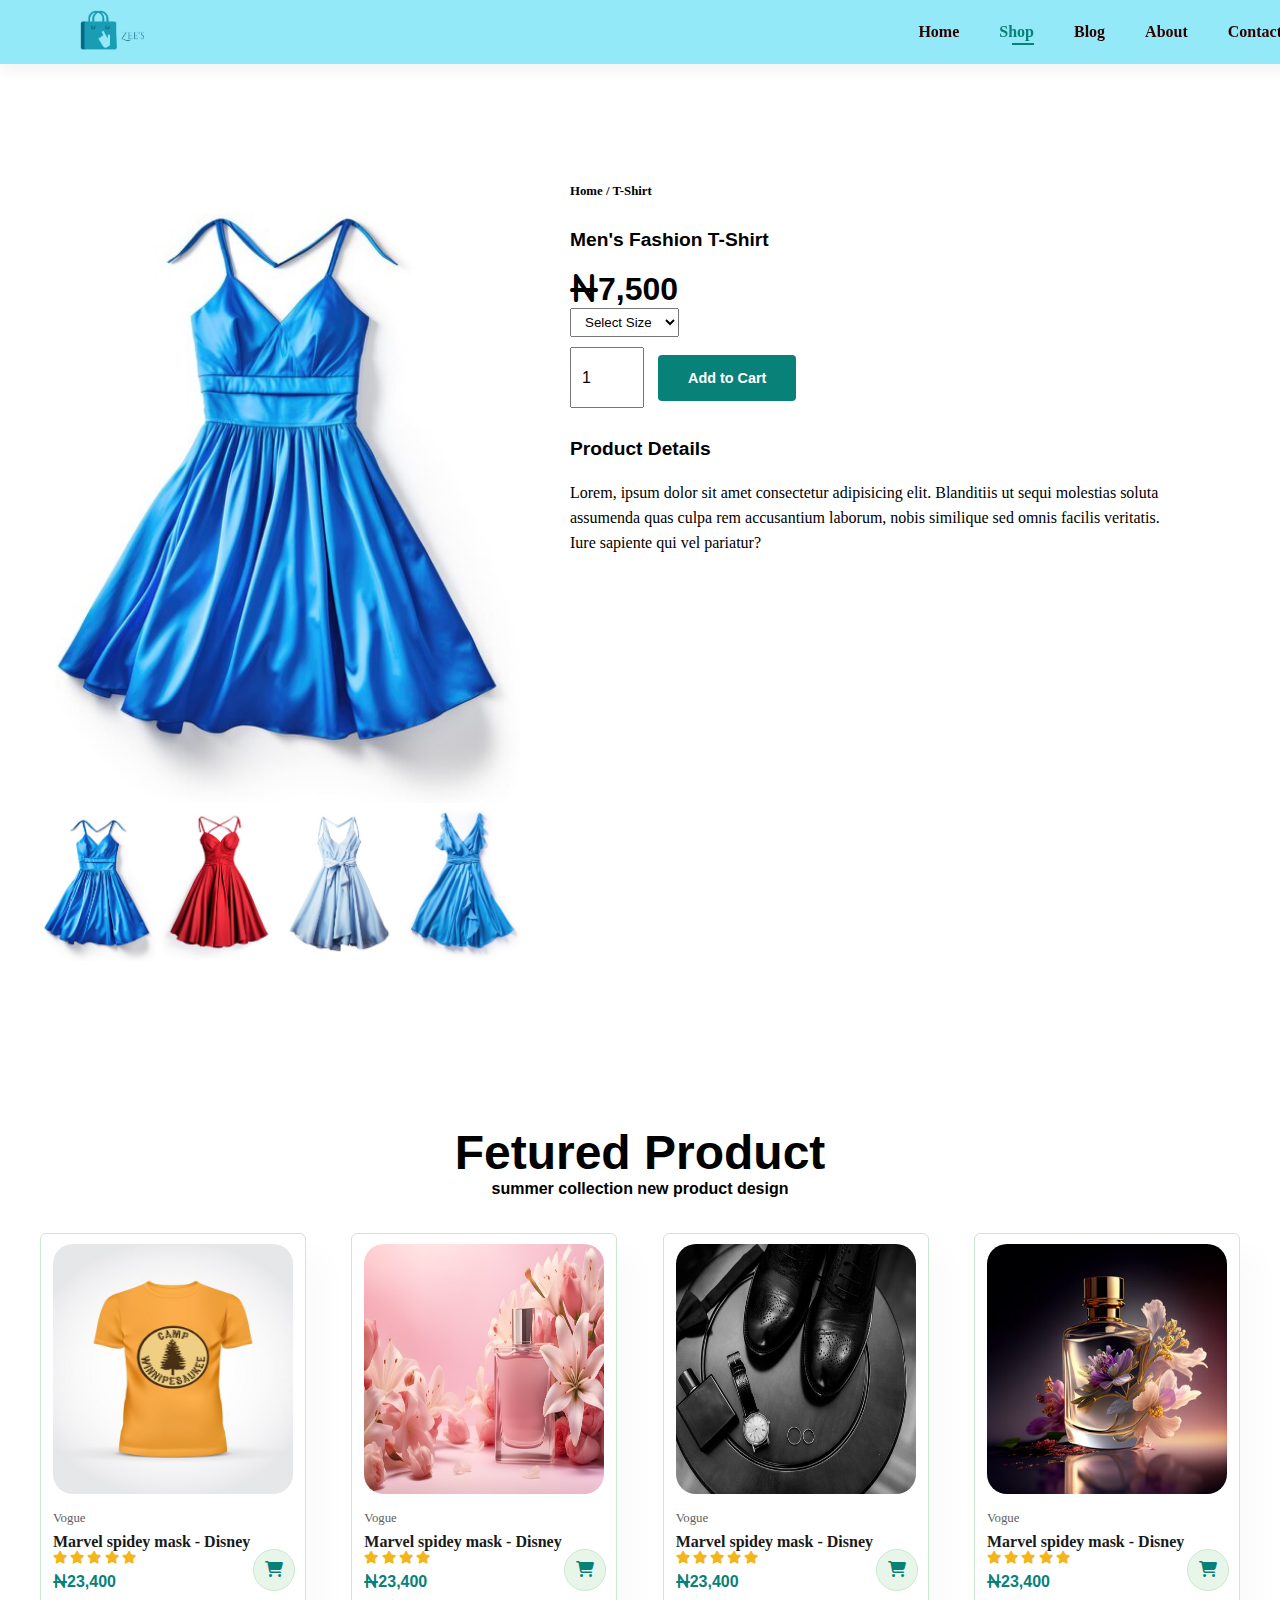
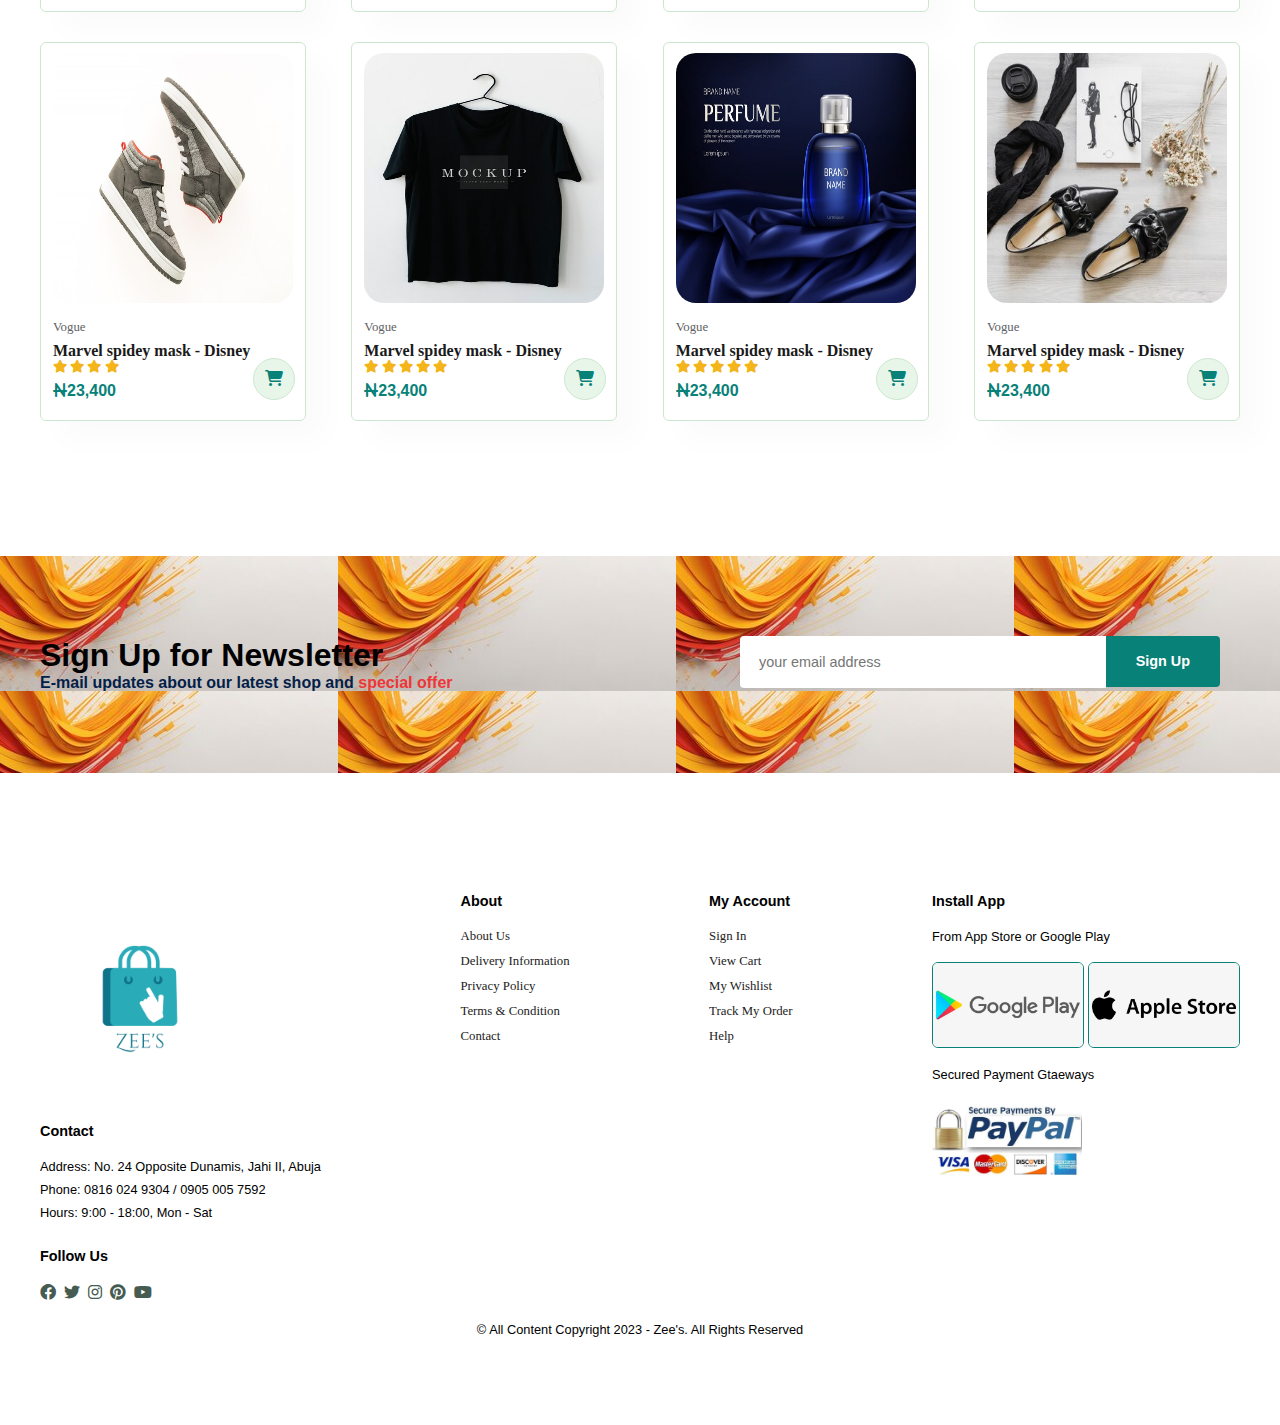
<file: webs/shopping/single-product.html>
<!DOCTYPE html>
<html lang="en">
<head>
	<meta charset="utf-8">
	<meta http-equiv="x-ua-compatible" content="IE=edge">
	<meta name="viewport" content="width=device-width, initial-scale=1.0">
	<title>shopping website</title>
	<link rel="stylesheet" type="text/css" href="style.css">
	<link rel="stylesheet" type="text/css" href="css/all.css">
	<link rel="stylesheet" type="text/css" href="css/fontawesome.css">
	
</head>
<body>
	<section id="header">
		<a href="#"><img src="images/logo/1.png"></a>
		<div>
			<ul id="navbar">
				<li><a href="index.html">Home</a></li>
				<li><a class="active" href="shop.html">Shop</a></li>
				<li><a href="blog.html">Blog</a></li>
				<li><a href="about.html">About</a></li>
				<li><a href="Contact.html ">Contact</a></li>
				<li ><a href="cart.html"><i class="fa fa-shopping-basket" style="color:black;"></i></a>
				</li>
				
			</ul>
		</div>
		<div id="mobile">
			<a href="#" id="close"><i class="fas fa-times"></i></a>
			<i id="bar" class="fas fa-outdent"></i>
		</div>
	</section>

    <section id="product-details" class="section-pad">
        <div class="single-product-img">
            <img src="images/product/46.jpg" width="100%" id="mainImage">
            <div class="sm-img-group">
                <div class="sm-img-col">
                    <img src="images/product/46.jpg" width="100%" class="sm-img">
                </div>
                <div class="sm-img-col">
                    <img src="images/product/47.jpg" width="100%" class="sm-img">
                </div>
                <div class="sm-img-col">
                    <img src="images/product/43.jpg" width="100%" class="sm-img">
                </div>
                <div class="sm-img-col">
                    <img src="images/product/44.jpg" width="100%" class="sm-img">
                </div>
            </div>
        </div>

        <div class="single-product-detail">
            <h6>Home / T-Shirt</h6>
            <h4>Men's Fashion T-Shirt</h4>
            <h3><i class="fa fa-naira-sign"></i>7,500</h3>
            <select>
                <option>Select Size</option>
                <option>small</option>
                <option>large</option>
                <option>xl</option>
                <option>xxl</option>
            </select>
            <input type="number" value="1">
            <button>Add to Cart</button>
            <h4>Product Details</h4>
            <span>Lorem, ipsum dolor sit amet consectetur adipisicing elit. Blanditiis ut sequi molestias soluta assumenda quas culpa rem accusantium laborum, nobis similique sed omnis facilis veritatis. Iure sapiente qui vel pariatur?</span>
        </div>
    </section>

	<section id="feturedProduct" class="section-pad">
		<h2>Fetured Product</h2>
		<p>summer collection new product design</p>
		<div class="fproduct">
			<div class="fproduct-box">
				<img src="images/product/48.jpg">
				<div class="desc">
					<span>Vogue</span>
					<h5>Marvel spidey mask - Disney</h5>
					<div class="star">
						<i class="fas fa-star"></i>
						<i class="fas fa-star"></i>
						<i class="fas fa-star"></i>
						<i class="fas fa-star"></i>
						<i class="fas fa-star"></i>
					</div>
					<h4><i class="fa fa-naira-sign"></i>23,400</h4>
				</div>
				<div class="cart">
					<a href="#"><i class="fa fa-shopping-cart"></i></a>
				</div>
			</div>
			<div class="fproduct-box">
				<img src="images/product/2.jpg">
				<div class="desc">
					<span>Vogue</span>
					<h5>Marvel spidey mask - Disney</h5>
					<div class="star">
						<i class="fas fa-star"></i>
						<i class="fas fa-star"></i>
						<i class="fas fa-star"></i>
						<i class="fas fa-star"></i>
						
					</div>
					<h4><i class="fa fa-naira-sign"></i>23,400</h4>
				</div>
				<div class="cart">
					<a href="#"><i class="fa fa-shopping-cart"></i></a>
				</div>
			</div>
			<div class="fproduct-box">
				<img src="images/product/20.jpg">
				<div class="desc">
					<span>Vogue</span>
					<h5>Marvel spidey mask - Disney</h5>
					<div class="star">
						<i class="fas fa-star"></i>
						<i class="fas fa-star"></i>
						<i class="fas fa-star"></i>
						<i class="fas fa-star"></i>
						<i class="fas fa-star"></i>
					</div>
					<h4><i class="fa fa-naira-sign"></i>23,400</h4>
				</div>
				<div class="cart">
					<a href="#"><i class="fa fa-shopping-cart"></i></a>
				</div>
			</div>
			<div class="fproduct-box">
				<img src="images/product/10.jpg">
				<div class="desc">
					<span>Vogue</span>
					<h5>Marvel spidey mask - Disney</h5>
					<div class="star">
						<i class="fas fa-star"></i>
						<i class="fas fa-star"></i>
						<i class="fas fa-star"></i>
						<i class="fas fa-star"></i>
						<i class="fas fa-star"></i>
					</div>
					<h4><i class="fa fa-naira-sign"></i>23,400</h4>
				</div>
				<div class="cart">
					<a href="#"><i class="fa fa-shopping-cart"></i></a>
				</div>
			</div>
			<div class="fproduct-box">
				<img src="images/product/7.jpg">
				<div class="desc">
					<span>Vogue</span>
					<h5>Marvel spidey mask - Disney</h5>
					<div class="star">
						<i class="fas fa-star"></i>
						<i class="fas fa-star"></i>
						<i class="fas fa-star"></i>
						<i class="fas fa-star"></i>
						
					</div>
					<h4><i class="fa fa-naira-sign"></i>23,400</h4>
				</div>
				<div class="cart">
					<a href="#"><i class="fa fa-shopping-cart"></i></a>
				</div>
			</div>
			<div class="fproduct-box">
				<img src="images/product/32.jpg">
				<div class="desc">
					<span>Vogue</span>
					<h5>Marvel spidey mask - Disney</h5>
					<div class="star">
						<i class="fas fa-star"></i>
						<i class="fas fa-star"></i>
						<i class="fas fa-star"></i>
						<i class="fas fa-star"></i>
						<i class="fas fa-star"></i>
					</div>
					<h4><i class="fa fa-naira-sign"></i>23,400</h4>
				</div>
				<div class="cart">
					<a href="#"><i class="fa fa-shopping-cart"></i></a>
				</div>
			</div>
			<div class="fproduct-box">
				<img src="images/product/26.jpg">
				<div class="desc">
					<span>Vogue</span>
					<h5>Marvel spidey mask - Disney</h5>
					<div class="star">
						<i class="fas fa-star"></i>
						<i class="fas fa-star"></i>
						<i class="fas fa-star"></i>
						<i class="fas fa-star"></i>
						<i class="fas fa-star"></i>
					</div>
					<h4><i class="fa fa-naira-sign"></i>23,400</h4>
				</div>
				<div class="cart">
					<a href="#"><i class="fa fa-shopping-cart"></i></a>
				</div>
			</div>
			<div class="fproduct-box">
				<img src="images/product/9.jpg">
				<div class="desc">
					<span>Vogue</span>
					<h5>Marvel spidey mask - Disney</h5>
					<div class="star">
						<i class="fas fa-star"></i>
						<i class="fas fa-star"></i>
						<i class="fas fa-star"></i>
						<i class="fas fa-star"></i>
						<i class="fas fa-star"></i>
					</div>
					<h4><i class="fa fa-naira-sign"></i>23,400</h4>
				</div>
				<div class="cart">
					<a href="#"><i class="fa fa-shopping-cart"></i></a>
				</div>
			</div>
		</div>
	</section>

	<section id="newsletter" class="section-pad section-marg">
		<div class="newstext">
			<h3>Sign Up for Newsletter</h3>
			<p>E-mail updates about our latest shop and <span>special offer</span></p>
		</div>

		<div class="form">
			<input type="email" placeholder="your email address">
			<button>Sign Up</button>
		</div>
	</section>

	<footer class="section-pad">
		<div class="col">
			<img src="images/logo/2.png" class="logo">
			<h3>Contact</h3>
			<p><strong>Address:</strong> No. 24 Opposite Dunamis, Jahi II, Abuja</Address></p>
			<p><strong>Phone:</strong> 0816 024 9304 / 0905 005 7592</Address></p>
			<p><strong>Hours:</strong> 9:00 - 18:00, Mon - Sat</Address></p>
			<div class="follow">
				<h3>Follow Us</h3>
				<div class="icon">
					<i class="fab fa-facebook"></i>
					<i class="fab fa-twitter"></i>
					<i class="fab fa-instagram"></i>
					<i class="fab fa-pinterest"></i>
					<i class="fab fa-youtube"></i>
				</div>
			</div>
		</div>
	
		<div class="col">
			<h3>About</h3>
			<a href="#">About Us</a>
			<a href="#">Delivery Information</a>
			<a href="#">Privacy Policy</a>
			<a href="#">Terms & Condition</a>
			<a href="#">Contact</a>
		</div>
	
		<div class="col">
			<h3>My Account</h3>
			<a href="#">Sign In</a>
			<a href="#">View Cart</a>
			<a href="#">My Wishlist</a>
			<a href="#">Track My Order</a>
			<a href="#">Help</a>
		</div>
	
		<div class="col install">
			<h3>Install App</h3>
			<p>From App Store or Google Play</p>
			<div class="row">
				<img src="images/app/google.png" alt="">
				<img src="images/app/apple.png" alt="">
				<p>Secured Payment Gtaeways</p>
			</div>
			<img src="images/app/pay.jpeg" alt="">
		</div>
	
		<div class="copyright">
			<p>&copy; All Content Copyright 2023 - Zee's. All Rights Reserved
			</p>
		</div>
	</footer>

    <script>
        var mainImage = document.getElementById("mainImage")
        var smImage = document.getElementsByClassName("sm-img")

        smImage(0).onclick = function(){
            mainImage.src = smImage[0].src;
        }
        
        smImage(1).onclick = function(){
            mainImage.src = smImage[1].src;
        };

        smImage(2).onclick = function(){
            mainImage.src = smImage[2].src;
        }

        smImage(3).onclick = function(){
            mainImage.src = smImage[3].src;
        }
    </script>
	<script src="ctrl.js"></script>
</body>
</html>
</file>
<file: webs/budgetApp/css/style.css>
/****************************
General styles
****************************/

body {
    font-family: Arial, sans-serif;
    background-color: #bdf7ee;
}

h1{
    font-size: 4em;
}


/********header*********/

header{
    text-align: center;
}

.container {
    text-align: center;
    background-color: #95f2d6;
    padding: 100px;
    border-radius: 20px;
}

.container .input{
    display: flex;
    justify-content: space-around;
    align-items: center;
    padding: 30px;
    background-color: rgba(0,0,0,0.7);
    border-radius: 20px;
    margin-bottom: 20px;
    color: #fff;
}

.budget {
    font-size: 2em;
    margin-bottom: 10px;
}
input[type="text"] {
    width: 150px;
    padding: 10px;
    border-radius: 10px;
}
button {
    padding: 20px 30px;
    border-radius: 10px;
    background-color: #bdf7ee;
}







@media (max-width: 500px) {
    .container .input {
        flex-direction: column;
        padding: 30px 100px;
    }
}
</file>
<file: webs/dashboard/style.css>
*{
    margin: 0;
    padding: 0;
    box-sizing: border-box;
    font-family: 'Franklin Gothic Medium', 'Arial Narrow', Arial, sans-serif;
}

body{
    width: 100%;
    background: #e5e7e8;
    position: relative;
    display: flex;
}

#menu{
    background-color: #eca0e6;
    width: 200px;
    height: 100vh;
    position: fixed;
    top: 0;
    left: 0;
    transition: 0.3s ease ;
}

#menu .logo{
    display: flex;
    align-items: center;
    padding: 30px 0 0 30px;
}

#menu .logo img{
    mix-blend-mode: multiply;
    width: 50px;
    margin-right: 15px;
}

#menu .logo h1{
    color: #270f02;
}

#menu .items{
    margin-top: 40px;
}

#menu .items li{
    list-style: none;
    padding: 15px 0;
    transition: 0.3s ease;
}

#menu .items li:hover{
    background-color: #fa9c9c;
    cursor: pointer;
}

#menu .items li.active{
    border-left: 4px solid #270f02;
}

#menu .items li i{
    color: #d8590f;
    width: 30px;
    height: 30px;
    line-height: 30px;
    text-align: center;
    font-size: 0.9em;
    margin: 0 10 0 25;
}

#menu .items li a{
    text-decoration: none;
    color: #270f02;
    font-weight: 300px;
}

#menu .items li:hover{
    background-color: #fa9c9c;
    cursor: pointer;
}



#interface{
    width: 80%;
    margin-left: 200px;
    position: relative;
    transition: 0.3s ease;
}

#interface .navigation{
    display: flex;
    align-items: center;
    justify-content: space-between;
    background-color: #944040;
    padding: 15px 30px;
    border-bottom: 3px solid #fa9c9c;
    position: fixed;
    width: 80%;
}

#interface .navigation .nav1{
    display: flex;
    justify-content: flex-start;
    align-items: center;
}

#menu-btn{
    color: #270f02;
    font-size: 1.3em;
    cursor: pointer;
    margin-right: 20px;
    display: none;
}

#close{
    display: none;
}

#interface .navigation .search{
    display: flex;
    justify-content: start;
    align-items: center;
    padding: 10px 14px;
    border: 1px solid #eca0e6;
    border-radius: 4px;
    background-color: #fff;
}

#interface .navigation .search i{
    margin-right: 14px;
}

#interface .navigation .search input{
    border: none;
    outline: none;
    font-size: 0.9em;
}

#interface .navigation .profile{
    display: flex;
    justify-content: start;
    align-items: center;
}

#interface .navigation .profile i{
    margin-right: 20px;
    font-size: 1.2em;
    font-weight: 400;
}

#interface .navigation .profile img{
    width: 30px;
    height: 30px;
    object-fit: cover;
    border-radius: 50%;
}

.i-name{
    color: #444a53;
    padding: 30px 30px 0 30px;
    font-size: 1.5em;
    font-weight: 700;
    margin-top: 70px;
}

.values{
    padding: 30px 30px 0 30px;
    display: flex;
    align-items: center;
    justify-content: space-between;
}

.values .val-box{
    background-color: #fff;
    width: 200px;
    height: 80px;
    padding: 16px 20px;
    border-radius: 4px;
    display: flex;
    justify-content: flex-start;
    align-items: center;
    margin-right: 15px;
    margin-bottom: 15px;
}

.values .val-box i{
    font-size: 1.5em;
    width: 60px;
    height: 50px;
    line-height: 60px;
    border-radius: 50%;
    text-align: center;
    color: #fff;
    margin-right: 15px;
}

.values .val-box:nth-child(1) i{
    background-color: #0551e7;
}

.values .val-box:nth-child(2) i{
    background-color: #0b979c;
}

.values .val-box:nth-child(3) i{
    background-color: #11913c;
}

.values .val-box:nth-child(4) i{
    background-color: #852d13;
}

.values .val-box h3{
    font-size: 1.2em;
    font-weight: 600;
}

.values .val-box span{
    font-size: 1em;
    columns: #0551e7;
}

.board{
    width: 95%;
    margin: 30px 0 30px 30px;
    overflow: auto;
    background-color: #fff;
    border-radius: 8px;
}

.board table{
    width: 100%;
    border-collapse: collapse;
}

.board tr{
    border-bottom: 1px solid #fa9c9c;
}

.board thead td{
    font-size: 40px;
    background-color: #fa9c9c;
    text-align: start;
    padding: 15px;
    font-size: 1em;
    color: #444a53;
}

.board tbody tr td{
    padding: 10px 15px;
}

.board tbody .people{
    display: flex;
    justify-content: flex-start;
    align-items: center;
}

.board table img{
    width: 50px;
    height: 50px;
    object-fit: cover;
    border-radius: 50%;
    margin-right: 15px;
}

.board h5{
    font-weight: 600;
    font-size: 0.9em;
}

.board p{
    font-weight: 400;
    font-size: 0.8em;
    color: #444a53;
}

.board tbody .active p{
    background-color: #9df0b8;
    border-radius: 40px;
   padding: 2px 10px;
   display: inline-block;
}

.board tbody .edit a{
    text-decoration: none;
    font-size: 0.9em;
    color: #fa9c9c;
    font-weight: 600;
}





@media(max-width: 900px){

    #menu {
       position: fixed;
       left: -200px;
    }

    #menu.active{
        left: 0;
    }

    #menu.active~#interface{
        width: 65%;
        margin-left: 200px;
    }
    
    #menu.active~#interface .navigation{
        width: 65%;
    }

    #interface {
        width: 100%;
        margin-left: 0;
        display: inline-block;
    }

    #interface .navigation {
        width: 100%;
    }

    #menu-btn{
        display: initial;
    }

    #menu-btn.inactive{
        display: none;
    }

    #close{
		display: none;
		color: #222;
        margin-right: 20px;
        font-size: 1.2em;
	}


	#close.active{
		display: flex;
	}

    .values {
        padding: 30px 30px 0 30px;
        justify-content: flex-start;
        flex-wrap: wrap;
    }

    .values .val-box {
        margin: 10px 20px 15px 0;
    }

    .board {
        width: 100%;
        padding: 0;
        overflow-x: auto;
    }

    .board table {
        width: 100%;
        border-collapse: collapse;
    }

}


@media(max-width: 500px) {

    #menu-btn {
       margin-right: 5px;
    }

    #close {
        margin-right: 5px;
     }

    #interface .navigation .search {
        padding: 5px 10px;
    }

    #interface .navigation .profile i {
        margin-right: 10px;
    }

    .i-name {
        padding: 15px
    }

    .values {
        padding: 15px; 
    }

    .values .val-box {
        margin: 10px 0;
        width: 100%;
    }

    .board {
        margin: 15px;   
    }

    .board table {
        width: 100%;
        border-collapse: collapse;
    }

}

@media(max-width: 300px){

    #interface .navigation {
        padding-right: 5px;
        padding-left: 5px;
    }

    #interface .navigation .nav1 {
        width: 40px;
    }
    
    #menu-btn {
        margin-right: 2px;
     }
 
     #close {
         margin-right: 2px;
      }
 
     #interface .navigation .search {
         padding: 5px;
     }
 
     #interface .navigation .profile i {
         margin-right: 5px;
     }
 

}
</file>
<file: webs/sign-up/style.css>
*{
	margin: 0;
	padding: 0;
	font-family: 'poppins', sans-serif;
	box-sizing: border-box;
}

.container{
	width: 100%;
	height: 100vh;
	background-image: linear-gradient(rgba(0,0,50,0.8),rgba(0,0,50,0.8)), url(./background.jpg);
	background-position: center;
	background-size: cover;
	position: relative;
}

.form-box{
	width: 90%;
	max-width: 450px;
	position: absolute;
	top: 50%;
	left: 50%;
	transform: translate(-50%, -50%);
	background: #ffffff;
	padding: 50px 60px 70px;
	text-align: center;
}

.form-box h1{
	margin-bottom: 60px;
	color: #3c00a0;
	position: relative;
}

.form-box h1:after{
	content: " ";
	width: 30px;
	height: 4px;
	border-radius: 3px;
	background: #3c00a0;
	position: absolute;
	bottom: -12px;
	left: 50%;
	transform: translateX(-50%);
}

.input-group{
	height: 280px;
}

.input-field{
	background:#eaeaea;
	margin: 15px 0;
	border-radius: 3px;
	display: flex;
	align-items: center;
	max-height: 65px;
	transition: max-height 0.5s;
	overflow: hidden;
}

input{
	width: 100%;
	background: transparent;
	border: 0;
	outline: 0;
	padding: 18px 15px;
}

form p{
	text-align: left;
	font-size: 0.8em;
}

form p a{
	text-decoration: none;
	color: #3c00a0;
}

.btn-field{
	width: 100%;
	display: flex;
	justify-content: space-between;
}

.btn-field button{
	flex-basis: 48%;
	background: #3c00a0;
	color: #ffffff;
	height: 40px;
	border-radius: 20px;
	border: 0;
	outline: 0;
	cursor: pointer;
	transition: background 1s;
}

.btn-field button.disable{
	background-color: #eaeaea;
	color: #555555;
}
</file>
<file: webs/tic-tac-toe/style.css>
body {
    font-family: Arial, sans-serif;
    text-align: center;
    background-color: #f8aeae;
}

.container{
    width: 90%;
    height: 90vh;
    position: relative;
    background-color: rgba(0,0,0,0.4);
    margin: auto;
    border-radius: 20px;
    padding-top: 30px;
}
.board {
    display: grid;
    grid-template-columns: repeat(3, 100px);
    gap: 5px;
    margin: 60px auto;
    position: absolute;
    left: 40%;
    width: 100%;
}
.cell {
    width: 100px;
    height: 100px;
    font-size: 24px;
    text-align: center;
    line-height: 100px;
    border: 2px solid #000;
    cursor: pointer;
}
.cell.winner {
    background-color: #fc3c02;
}



@media (max-width: 500px) {
    .container {
        height: 200px;
    }

    .container .board{
        margin: 50% auto;
        top: 100px;
    }
  }
</file>
<file: webs/shopping/style.css>
/************
General styling
*************/

*{
	margin: 0;
	padding: 0;
}

body{
	width: 100%
}

h1, h2, h3, h4{
	font-family: "Trebuchet MS", sans-serif;
	padding: 0;
	margin: 0;
}

h1{
	font-size: 4em;
}

h2{
	font-size: 3em;
}

h3{
	font-size: 2em;
}

h4{
	font-size: 1.2em;
}

h6{
	font-size: 0.8em;
}

p{
	font-family: "Arial", sans-serif;
	font-weight: bold;
}
.section-pad{
	padding: 80px 40px;
}

.section-marg{
	margin: 40px 0;
}

normal button{
	font-size: 0.9em;
	font-weight: 600;
	padding: 15px 30px;
	color: #000;
	background-color: #fff;
	border-radius: 4px;
	cursor: pointer;
	border: none;
	outline: none;
	transform: 0.2s;
}
/*header*/

#header{
	display: flex;
	align-items: center;
	justify-content: space-between;
	padding: 10px 80px;
	background-color: #94e9f8;
	box-shadow: 0 5px 15px rgba(0,0,0,0.06);
	z-index: 999;
	position: sticky;
	top: 0;
	left: 0;
	width: 100%;
}

#header img{
	mix-blend-mode: multiply;
	max-height: 40px;
}

#navbar{
 display: flex;
 align-items: center;
 justify-content: center;
}

#navbar li{
	list-style: none;
	padding: 0 20px;
	position: relative;
}

#navbar li a{
	text-decoration: none;
	font-size: 16px;
	font-weight: 600;
	color: #2b0202;
	transition: 0.3s ease;
}

#navbar li a:hover, 
#navbar li a.active{
	color: #088178;
}

#navbar li a.active::after,
#navbar li a:hover::after{
	content: '';width: 30%;
	height: 2px;
	background-color: #088178;
	position: absolute;
	bottom: -4px;
	right: 20px;
}

#mobile{
	display: none;
}
/*******************
home page
********************/

/*hero section*/

#hero{
	background-image: url(images/hero/1.jpg);
	height: 90vh;
	background-position: top 25% right 0%;
	background-size: cover;
	padding: 0 80px;
	display: flex;
	flex-wrap: wrap;
	flex-direction: column;
	align-items: flex-start;
	justify-content: center;
	width: 100%;
}

#hero h4{
	padding-bottom: 1em;
}

#hero h1{
	color:#088178;
}

#hero button{
	background-image: url(images/button.jpg);
	background-repeat: no-repeat;
	mix-blend-mode: multiply;
	background-color: transparent;
	color: black;
	border: 0;
	padding: 14px 40px 14px 20px;
	cursor: pointer;
	font-weight: 700;
	font-size: 1.2em;
}

/*feature section*/

#feature{
	display: flex;
	align-items: center;
	justify-content: space-between;
	flex-wrap: wrap;
}

#feature .fet-box{
	width: 120px;
	text-align: center;
	padding: 25px 15px 15px;
	box-shadow: 20px 20px 30px rgba(0,0,0,0.02);
	border: 1px solid black;
	border-radius: 6px;
	margin: 10px 0;
	transition: 0.3s ease;
}

#feature .fet-box:hover{
	box-shadow: 20px 20px 30px rgba(0,0,0,0.06);
}

#feature .fet-box img{
	border-radius: 20px;
	width: 100%
}

#feature .fet-box h6{
	display: inline-block;
	padding: 9px 8px 6px 8px;
	line-height: 1;
	border-radius: 4px;
	color: #088178;
	background-color: #fabdca;
	text-transform: capitalize;
}

#feature .fet-box:nth-child(2) h6{
	background-color: #bdeea1;
}


#feature .fet-box:nth-child(3) h6{
	background-color: #86cae7;
}


#feature .fet-box:nth-child(4) h6{
	background-color: #f196f1;
}


#feature .fet-box:nth-child(5) h6{
	background-color: #94a4f1;
}


#feature .fet-box:nth-child(6) h6{
	background-color: #f7bb7f;
}

/*fetured product section*/

#feturedProduct{
	text-align: center;
}

#feturedProduct .fproduct{
	display: flex;
	justify-content: space-between;
	padding-top: 20px;
	flex-wrap: wrap;
	flex-wrap: wrap;
}

#feturedProduct .fproduct-box{
	width: 20%;
	height: 50%;
	max-width: 250px;
	padding: 10px 12px;
	border: 1px solid #cce7d0;
	border-radius: 6px;
	cursor: pointer;
	box-shadow: 20px 20px 30px rgba(0,0,0,0.02);
	margin: 15px 0;
	transition: 0.2s ease;
	position: relative;
}

#feturedProduct .fproduct-box:hover{
	box-shadow: 20px 20px 30px rgba(0,0,0,0.06);
}

#feturedProduct .fproduct-box img{
	width: 100%;
	height: 250px;
	border-radius: 20px;
}

#feturedProduct .fproduct-box .desc{
	text-align: start;
	padding: 10px 0;
}

#feturedProduct .fproduct-box .desc span{
	color: #606063;
	font-size: 0.8em;
}

#feturedProduct .fproduct-box .desc h5{
	padding-top: 7px;
	color: #1a1a1a;
	font-size: 1em;
}

#feturedProduct .fproduct-box .desc .star{
	font-size: 0.8em;
	color: rgb(243,181,25);
}

#feturedProduct .fproduct-box .desc h4{
	padding-top: 7px;
	font-size: 1em;
	font-weight: 700;
	color: #088178;
}

#feturedProduct .fproduct-box .cart{
	width: 40px;
	height: 40px;
	line-height: 40px;
	border-radius: 50px;
	background-color: #e8f6ea;
	font-weight: 500;
	color: #088178;
	border: 1px solid #cce7d0;
	display: inline-block;
	position: absolute;
	bottom: 20px;
	right: 10px;
}

#feturedProduct .fproduct-box .cart i{
	color: #088178;
}

/*large banner section*/

#banner{
	display: flex;
	flex-direction: column;
	justify-content: center;
	align-items: center;
	text-align: center;
	background-image: url(images/banner/8.jpg);
	width: 100%;
	height: 40vh;
	background-size: cover;
	background-position: center;
}

#banner h4{
	font-size: 1em;
}

#banner h3{
	padding: 16px 0;
}

#banner span{
	color: #ef3636;
}

#banner button{
	font-size: 0.9em;
	font-weight: 600;
	padding: 15px 30px;
	color: #000;
	background-color: #fff;
	border-radius: 4px;
	cursor: pointer;
	border: none;
	outline: none;
	transform: 0.2s;
}

#banner button:hover{
	background-color: #088178;
	color: #fff;
}

/*small banner section*/

#smBanner{
	display: flex;
	justify-content: space-between;
	flex-wrap: wrap;
}

#smBanner .banner-box{
	display: flex;
	flex-direction: column;
	justify-content: center;
	align-items: flex-start;
	background-image: url(images/banner/4.jpg);
	width: 45% ;
	height: 40vh;
	background-size: contain;
	background-position: center;
	padding: 0 20px;
	color: #fff;
}

#smBanner .banner-box-2{
	background-image: url(images/banner/1.jpg);
}

#smBanner h4{
	font-weight: 300;
}

#smBanner h3{
	font-weight: 800;
}

#smBanner span{
	font-size: 0.9em;
	font-weight: 500;
	padding-bottom: 15px;
}

#smBanner  button{
	font-size: 0.8em;
	font-weight: 300;
	padding: 11px 18px;
	color: #fff;
	background-color: transparent;
	cursor: pointer;
	border: 1px solid #fff;
	outline: none;
	transform: 0.2s;
}

#smBanner .banner-box:hover button{
	background-color: #088178;
	border: 1px solid #088178;
}

/*mini text banner section*/

#txtbanner{
	display: flex;
	justify-content: space-between;
	width: 90%;
	margin: 0 auto;
	flex-wrap: wrap;
}

#txtbanner .banner-box{
	display: flex;
	flex-direction: column;
	justify-content: center;
	align-items: flex-start;
	background-image: url(images/banner/2.jpg);
	width: 25% ;
	height: 30vh;
	background-size: contain;
	background-position: center;
	padding: 0 20px;
	border-radius: 4px;
	color: #fff;
}

#txtbanner .banner-box2{
	background-image: url(images/banner/6.jpg);
}

#txtbanner .banner-box3{
	background-image: url(images/banner/5.jpg);
}

#txtbanner p{
	color: #ef3636;
}

/*newsletter section*/

#newsletter{
	display: flex;
	flex-wrap: wrap;
	justify-content: space-between;
	align-items: center;
	background-image: url(images/banner/7.jpg);
	background-repeat: repeat;
	background-position: cover;
}

#newsletter h3{
	font-weight: 700;
}

#newsletter p{
	font-weight: 600;
	color: #032049;
}

#newsletter p span{
	color: #ef3636;
}

#newsletter .form{
	margin: 0 20px;
	display: flex;
	width: 40%;
}

#newsletter input{
	height: 3.125rem;
	padding: 0 1.25em;
	font-size: 0.9em;
	width: 100%;
	border: 1px solid transparent;
	border-radius: 4px;
	outline: none;
	margin-bottom: 5px;
	border-top-right-radius: 0;
	border-bottom-right-radius: 0;
}

#newsletter button{
	font-size: 0.9em;
	font-weight: 600;
	padding: 16px 30px 17px;
	color: #fff;
	background-color: #088178;
	border-radius: 4px;
	cursor: pointer;
	border: none;
	outline: none;
	transform: 0.2s;
	white-space: nowrap;
	height: 3.153rem;
	border-radius: 4px;
	border-top-left-radius: 0;
	border-bottom-left-radius: 0;
}

/*footer section*/

footer {
	display: flex;
	flex-wrap: wrap;
	justify-content: space-between;
}

footer .col{
	display: flex;
	flex-direction: column;
	align-items: flex-start;
	margin-bottom: 20px;
}

footer .logo{
	margin-bottom: 30px;
	width: 200px;
}

footer h3{
	font-size: 0.9em;
	padding-bottom: 20px;
}

footer p{
	font-size: 0.8em;
	font-weight: lighter;
	margin: 0 0 8px 0;
}

footer a{
	font-size: 0.8em;
	text-decoration: none;
	margin-bottom: 10px;
	color: #222;
}

footer .follow{
	margin-top: 20px;
}
 
footer .follow i{
	color: #465b52;
	padding-right: 4px;
	cursor: pointer;
}

footer .install .row img{
	border: 1px solid #088178;
	border-radius: 6px;
}

footer .install img{
	margin: 10px 0 15px 0;
	width: 150px;
}

footer .follow i:hover,
footer a:hover{
	color: #088178;
}

footer .copyright{
	width: 100%;
	text-align: center;
}

/**********************
shop page
*********************/

#page-header{
	background-image: url(images/banner/5.jpg);
	height: 40vh;
	background-size: cover;
	display: flex;
	flex-direction: column;
	justify-content: center;
	text-align: center;
	padding: 10px;
	width: 100%;
}

#page-header h2,
#page-header p{
 color: #fff;
}

#pagination{
	text-align: center;
}

#pagination a{
	text-decoration: none;
	background-color: #088178;
	padding: 15px 20px;
	border-radius: 4px;
	color: #fff;
	font-weight: 600;
}

#search-container input {
	text-align: center;
	padding: 10px;
	margin: 10px auto;
	cursor: pointer;
	border-radius: 4px;
  }

#search-container input:hover{
	border: 2px solid #000;
}

/**********
single product page
***********/

#product-details{
	display: flex;
	margin-top: 20px;
}

#product-details .single-product-img{
	width: 40%;
	margin-right: 50px;
}

.sm-img-group{
	display: flex;
	justify-content: space-between;
}

.sm-img-col{
	flex-basis: 24%;
	cursor: pointer;
}

#product-details .single-product-detail{
	width: 50%;
	padding-top: 20px;
}

#product-details .single-product-detail h4{
	padding: 30px 0 20px 0;
}

#product-details .single-product-detail select{
	display: block;
	padding: 5px 10px;
	margin-bottom: 10px;
}


#product-details .single-product-detail input{
	width: 50px;
	height: 47px;
	padding: 5px 10px;
	font-size: 1em;
	margin-right: 10px;
}

#product-details .single-product-detail input:focus{
	outline: none;
}

#product-details .single-product-detail button{
	font-size: 0.9em;
	font-weight: 600;
	padding: 15px 30px;
	color: #fff;
	background-color: #088178;
	border-radius: 4px;
	cursor: pointer;
	border: none;
	outline: none;
	transform: 0.2s;
}

#product-details .single-product-detail span{
	line-height: 25px;
}

/***********************
blog page
**********************/

#page-header.blog-header {
	background-image: url("images/banner/2.jpg");
}

#blog{
	padding: 150px 150px 0 150px;
}

#blog .blog-box{
	display: flex;
	align-items: center;
	width: 100%;
	position: relative;
	margin: 80px 0;
}

#blog .blog-img{
	width: 50%;
	margin-right: 40px;
}

#blog img{
	width: 100%;
	height: 250px;
	object-fit: cover;
}

#blog .blog-details{
	width: 50%;
}

#blog .blog-details h4 {
	padding-bottom: 20px;
}


#blog .blog-details a{
	text-decoration: none;
	font-size: 0.7em;
	color: black;
	font-weight: 700;
	position: relative;
	transition: 0.3s;
}

#blog .blog-details a:hover {
	color: #088178;
}

#blog .blog-box h1{
	position: absolute;
	top: -50px;
	left: 0;
	font-size: 70px;
	font-weight: 700;
	color: #c9cbce;
	z-index: -9;
}

/*************
about page
**************/

#page-header.about-header{
	background-image: url(images/banner/6.jpg);
}

#about-head{
	display: flex;
	align-items: center;
}

#about-head img{
	width: 50%;
	height: auto;
}

#about-head div{
	padding-left: 40px;
	width: 50%;
}

#about-head div p{
	font-weight: lighter;
}

#about-app{
	text-align: center;
}

#about-app .video{
	width: 70%;
	height: 100%;
	margin: 20px auto 0 auto;
}

#about-app .video video{
	width: 100%;
	height: 100%;
	border-radius: 20px;
}

/**************
contact page
**************/

#contact-details{
	display: flex;
	align-items: center;
	justify-content: space-between;
}

#contact-details .details{
	width: 40%;
}

#contact-details .details span,
#contact-form form span {
	font-size: 0.8em;
}

#contact-details .details h3, 
#contact-form form h3{
	line-height: 35px;
	padding: 20px 0;
}

#contact-details .details h4{
	padding-bottom: 15px;
}

#contact-details .details li{
	list-style: none;
	display: flex;
	padding: 10px 0;
}

#contact-details .details li i{
	font-size: 0.9em;
	padding-right: 20px;
}

#contact-details .details li p{
	margin: 0;
	font-size: 0.9em;
	font-weight: lighter;
}

#contact-details .map{
	width: 55%;
	height: 400px;
}

#contact-details .map iframe{
	width: 100%;
	height: 100%;
}

#contact-form{
	display: flex;
	justify-content: space-between;
	align-items: center;
	margin: 20px;
	padding: 80px;
	border: 1px solid #e1e1e1;
	border-radius: 4px;
}

#contact-form form{
	width: 60%;
	display: flex;
	flex-direction: column;
	align-items: flex-start;
}

#contact-form form input, 
#contact-form form textarea{
	width: 100%;
	padding: 12px 15px;
	outline: none;
	margin-bottom: 20px;
	border: 1px solid #e1e1e1;
}

#contact-form form button{
	font-size: 0.9em;
	font-weight: 600;
	padding: 15px 30px;
	color: #fff;
	background-color: #088178;
	border-radius: 4px;
	cursor: pointer;
	border: none;
	outline: none;
	transform: 0.2s;
}

#contact-form .team div{
	padding-bottom: 25px;
	display: flex;
	align-items: flex-start;
}

#contact-form .team div img{
	width: 65px;
	height: 65px;
	object-fit: cover;
	margin-right: 15px;
	border-radius: 50%;
}

#contact-form .team div p{
	margin: 0;
	font-size: 0.8em;
	line-height: 25px;
	font-weight: normal;
}

#contact-form .team div p span{
	display: block;
	font-size: 1em;
	font-weight: 600;
	color: #000;
}

/**************
cart page
*************/

#cart{
	overflow-x: auto;
}

#cart table{
	width: 100%;
	table-layout: fixed;
	border-collapse: collapse;
	white-space: nowrap;
}

#cart table thead{
	border: 1px solid #e2e9e1;
	border-left: none;
	border-right: none;
}

#cart table thead td{
	font-weight: 700;
	text-transform: uppercase;
	font-size: 0.8em;
	padding: 15px 0;
}

#cart table tbody tr td{
	padding-top: 15px;
}

#cart table tbody td{
	font-size: 0.8em;
}

#cart table td:nth-child(1){
	width: 100px;
	text-align: center;
}

#cart table td:nth-child(2){
	width: 150px;
	text-align: center;
}

#cart table td:nth-child(3){
	width: 250px;
	text-align: center;
}

#cart table td:nth-child(4), 
#cart table td:nth-child(5), 
#cart table td:nth-child(6){
	width: 150px;
	text-align: center;
}

#cart table td:nth-child(5) input{
	width: 70px;
	padding: 10px 5px 10px 15px;
}

#cart table img{
	width: 70px;
}

#cartAdd{
	display: flex;
	flex-wrap: wrap;
	justify-content: space-between;	
}

#coupon{
	width: 50%;
	margin-bottom: 30px;
}

#coupon h3{
	padding-bottom: 20px;
}

#coupon input{
	padding: 10px 20px;
	outline: none;
	width: 60%;
	margin-right: 10px;
	border: 1px solid #e2e9e1;
}

#coupon button{
	font-size: 0.9em;
	font-weight: 600;
	padding: 12px 20px;
	color: #fff;
	background-color: #088178;
	border-radius: 4px;
	cursor: pointer;
	border: none;
	outline: none;
	transform: 0.2s;
}

#Subtotal{
	width: 40%;
	margin-bottom: 20px;
	border: 1px solid #e2e9e1;
	padding: 30px;
	border-radius: 4px;
}

#Subtotal h3{
	padding-bottom: 20px;
}

#Subtotal table{
	border-collapse: collapse;
	width: 100%;
	margin-bottom: 20px;
}

#Subtotal table td{
	width: 50%;
	border: 1px solid #e2e9e1;
	padding: 10px;
	font-size: 0.8em;
}

#Subtotal button{
	font-size: 0.9em;
	font-weight: 600;
	padding: 12px 20px;
	color: #fff;
	background-color: #088178;
	border-radius: 4px;
	cursor: pointer;
	border: none;
	outline: none;
	transform: 0.2s;
}








@media (max-width:900px){

	/***************
	general setting
	***************/

	body{
		width: 100vw;
	}

	.section-pad{
		padding: 40px 40px;
	}

	/*header*/
	#header{
		width: 100vw;
	}

	#navbar {
		display: flex;
		flex-direction: column;
		align-items: flex-start;
		justify-content: flex-start;
		position: fixed;
		top: 0;
		right: -300px;
		height: 100vh;
		width: 200px;
		background-color: #e3e6f3;
		box-shadow: 0, 40px 60px rgba(0,0,0,0.02);
		padding: 25px 0 0 10px;
		margin-top: 50px;
		transition: 0.3s;
	}

	#navbar.active{
		right: 0;
	}

	
	#bar.inactive{
		display: none;
	}

	#close{
		display: none;
		color: #222;
	}


	#close.active{
		display: flex;
	}

	#navbar li{
		margin-bottom: 25px;
	}

	#mobile{
		display: flex;
		justify-content: space-between;
		position: fixed;
		top: 40px;
		right: 150px;
		width: 30px;
	}

	#mobile i{
		padding-left: 20px;
	}

	/****************
	home page
	*****************/

	/*hero*/

	#hero {
		width: 100vw;
		height: 70vh;
		background-position: top 30%;
	}

	/*fetured section*/

	#feature {
		justify-content: center;
	}

	#feature .fet-box {
		margin: 15px 15px;
	}

	/*feature product section*/

	#feturedProduct .fproduct {
		justify-content: center;
	}

	#feturedProduct .fproduct-box {
		margin: 15px;
	}

	/*banner section*/

	#banner {
		height: 20vh;
	}

	#smBanner .banner-box {
		width: 100%;
		height: 30vh;
	}

	#txtbanner {
		padding: 40px;
	}

	#txtbanner .banner-box {
		width: 25%;
		margin: 0 1px 0 0;
	}

	/*newsletter section*/

	#newsletter .form {
		width: 70%;
	}

	/*footer*/

	footer .col {
		width: 50%;
	}

	/***************
	contact page
	*************/

	#contact-details{
		flex-direction: column;
	}

	#contact-details .details {
		width: 100%;
		padding-bottom: 20px;
	}

	#contact-details .map {
		width: 100%;
	}

	#contact-form {
		flex-direction: column;
		margin: 10px;
		padding: 20px;
		align-items: flex-start;
	}
	

	#contact-form form {
		width: 90%;
		padding-bottom: 50px;
	}
	
	/**************
	cart page
	*************/

	.section-pad {
		padding: 40px 40px;
	}
	
}


@media (max-width: 477px){
/******************
General rule
***************/
	h2 {
		font-size: 2em;
	}

	h1 {
		font-size: 3em;
	}

	.section-pad {
		padding: 20px 20px;
	}

/*header*/

	#header {
		padding: 10px 30px;
		width: 100vw;
	}

	#navbar {
		width: 300px;
	}

	#mobile {
		right: 100px;
	}

	#hero {
		padding: 0 20px;
		background-position: 55%;
	}

	#feature .fet-box {
		margin: 0 15px 15px 0;
	}

	#feturedProduct .fproduct-box {
		width: 100%;
	}

	#banner {
		height: 40vh;
	}

	#smBanner .banner-box {
		height: 40vh;
		margin: 10px 0;
	}

	#txtbanner {
		padding: 20px;
	}

	#txtbanner .banner-box {
		width: 100%;
		margin: 5px;
	}

	#newsletter {
		padding: 40px 20px;	
	}

	#newsletter .form {
		width: 95%;
	}

	footer .col {
		width: 40%;
	}

	footer .copyright {
		width: 100%;
		text-align: start;
	}


	/******************
	single product page
	*****************/

	#product-details{
		display: flex;
		flex-direction: column;
	}

	#product-details .single-product-img{
		width: 100%;
		margin-right: 0;
	}

	#product-details .single-product-detail{
		width: 100%;
	}

	/****************
	blog page
	******************/

	#blog {
		margin: 0 10px 0 10px;
		padding: 0;
	}

	#blog .blog-box {
		display: flex;
		flex-direction: column;
		align-items: flex-start;
	}
	
	#blog .blog-img {
		width: 100%;
		margin-right: 0;
		margin-bottom: 20px;
	}

	#blog .blog-details {
		width: 100%;
	}

	/**************
	about page
	*************/

	#about-head {
		display: flex;
		flex-direction: column;
	}

	#about-head img {
		width: 100%;
		padding-bottom: 20px;
	}

	#about-head div {
		padding-left: 0;
		width: 100%;
	}

	#about-app .video {
		width: 100%;
	}

	/****************
	cart page
	****************/

	#cartAdd {
		flex-direction: column;
	}

	#coupon {
		width: 100%;
	}
	
	#coupon input {
		width: 50%;
	}

	#Subtotal {
		width: 80%;
	}

}
</file>
